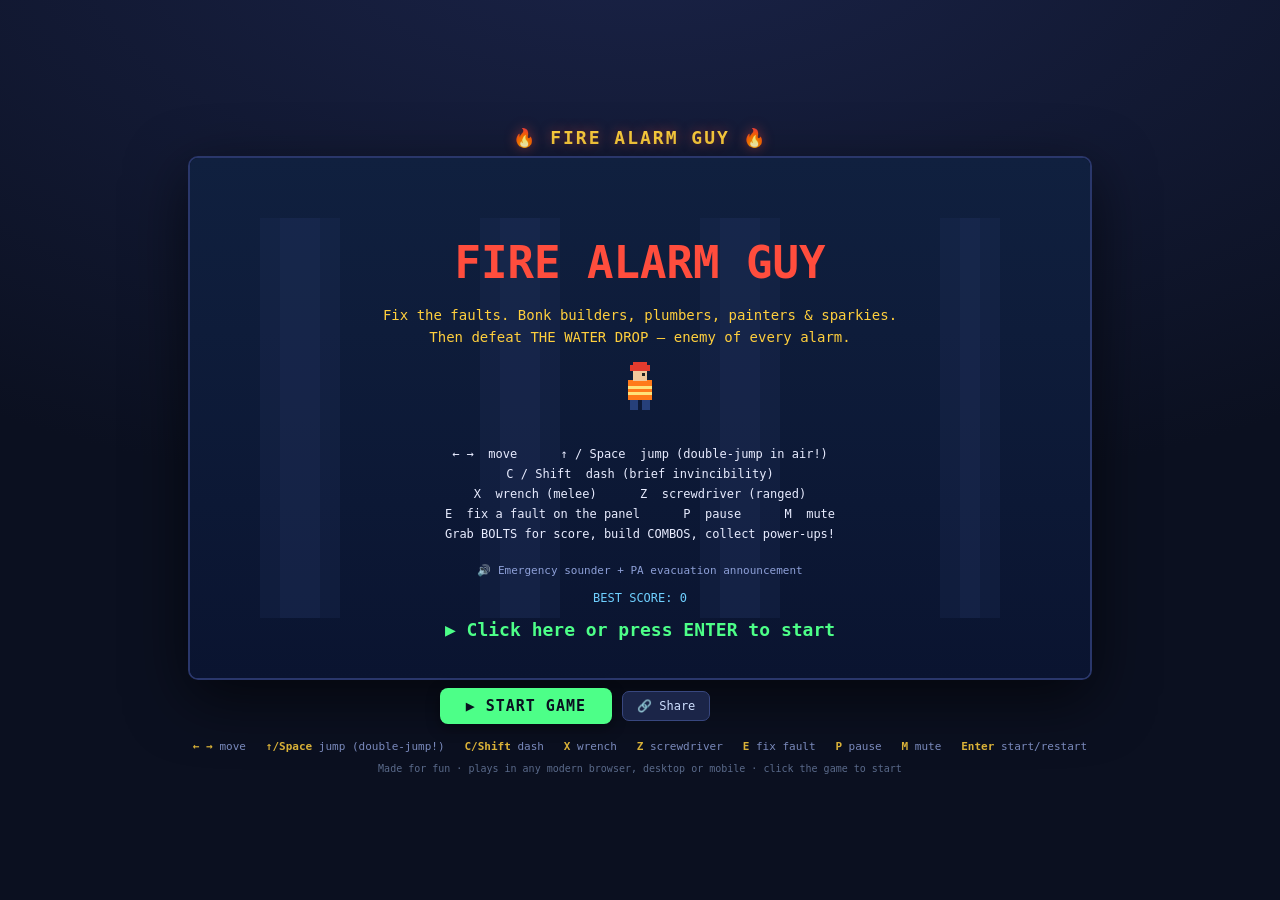
<file: index.html>
<!DOCTYPE html>
<html lang="en">
<head>
<meta charset="UTF-8">
<meta name="viewport" content="width=device-width, initial-scale=1.0, maximum-scale=1.0, user-scalable=no, viewport-fit=cover">
<meta name="apple-mobile-web-app-capable" content="yes">
<meta name="mobile-web-app-capable" content="yes">
<meta name="apple-mobile-web-app-status-bar-style" content="black-translucent">
<meta name="apple-mobile-web-app-title" content="Fire Alarm Guy">
<title>Fire Alarm Guy — a browser platformer</title>
<meta name="description" content="Play as a fire alarm engineer: fix faults, bonk builders, plumbers, painters & electricians, then defeat The Water Drop. A free browser platformer.">
<meta name="theme-color" content="#0b1020">
<!-- Rich link previews (set absolute URLs after you know your hosted address) -->
<meta property="og:type" content="website">
<meta property="og:title" content="🔥 Fire Alarm Guy">
<meta property="og:description" content="Fix the faults, fight the builders & plumbers, defeat The Water Drop. Play free in your browser.">
<meta property="og:image" content="https://dn8pmm4hyp-create.github.io/fire-alarm-guy/cover.png">
<meta name="twitter:card" content="summary_large_image">
<meta name="twitter:title" content="🔥 Fire Alarm Guy">
<meta name="twitter:description" content="A free browser platformer. Fix faults, fight enemies, beat The Water Drop.">
<meta name="twitter:image" content="https://dn8pmm4hyp-create.github.io/fire-alarm-guy/cover.png">
<link rel="icon" href="data:image/svg+xml,%3Csvg xmlns='http://www.w3.org/2000/svg' viewBox='0 0 32 32'%3E%3Crect width='32' height='32' rx='6' fill='%230b1020'/%3E%3Crect x='9' y='6' width='14' height='5' rx='2' fill='%23e23b2e'/%3E%3Crect x='8' y='12' width='16' height='12' fill='%23ff7a1a'/%3E%3Crect x='8' y='15' width='16' height='2' fill='%23ffe27a'/%3E%3Crect x='8' y='19' width='16' height='2' fill='%23ffe27a'/%3E%3C/svg%3E">
<style>
  :root { --bg:#0b1020; --ink:#e8ecff; --accent:#ff4d3d; --accent2:#ffcf3d; --good:#4dff88; }
  * { box-sizing: border-box; -webkit-tap-highlight-color: transparent; }
  html, body {
    margin:0; padding:0;
    background: radial-gradient(1200px 600px at 50% -10%, #1a2348, var(--bg));
    color: var(--ink);
    font-family: ui-monospace, "SFMono-Regular", Menlo, Consolas, monospace;
    height:100%; overflow:hidden; touch-action: none;
  }
  #wrap { display:flex; flex-direction:column; align-items:center; justify-content:center; height:100vh; gap:8px; }
  h1 { margin:0; font-size:18px; letter-spacing:2px; text-transform:uppercase;
       color:var(--accent2); text-shadow:0 0 12px rgba(255,77,61,.5); }
  #game { background:#0a0f1f; border:2px solid #2a376b; border-radius:10px;
          box-shadow:0 18px 60px rgba(0,0,0,.6), inset 0 0 60px rgba(0,0,0,.5);
          image-rendering:pixelated; max-width:96vw; max-height:74vh; touch-action:none; }
  #startBtn { font-family:inherit; font-size:15px; font-weight:bold; cursor:pointer;
    color:#0a1020; background:var(--good); border:none; border-radius:8px; padding:9px 26px;
    letter-spacing:1px; box-shadow:0 4px 14px rgba(0,0,0,.4); }
  #err { color:#ff6a5a; font-size:12px; max-width:880px; white-space:pre-wrap; }
  #hint { font-size:11px; color:#8ea0d8; opacity:.85; text-align:center; max-width:900px; }
  #hint b { color:var(--accent2); }
  #bar { display:flex; gap:10px; align-items:center; }
  #shareBtn { font-family:inherit; font-size:12px; cursor:pointer; color:#cfe0ff;
    background:#1b2548; border:1px solid #38477f; border-radius:7px; padding:7px 14px; }
  #shareBtn:hover { background:#243267; }
  #shareMsg { font-size:11px; color:var(--good); min-width:120px; }
  footer { font-size:10px; color:#5a6a8a; text-align:center; margin-top:2px; }
  footer a { color:#8ea0d8; }
  /* mobile controls */
  #touch { display:none; position:fixed; inset:0; pointer-events:none; z-index:5;
    box-sizing:border-box;
    padding:env(safe-area-inset-top) env(safe-area-inset-right) env(safe-area-inset-bottom) env(safe-area-inset-left); }
  #touch .pad { position:absolute; pointer-events:auto; user-select:none; -webkit-user-select:none;
    width:66px; height:66px; border-radius:50%; background:rgba(40,55,107,.5);
    border:2px solid rgba(160,180,255,.5); color:#e8ecff;
    display:flex; flex-direction:column; align-items:center; justify-content:center;
    line-height:1; touch-action:manipulation; }
  #touch .pad .ico { font-size:24px; }
  #touch .pad .lbl { font-size:9px; letter-spacing:.5px; margin-top:2px; opacity:.92; font-weight:bold; }
  #touch .pad.jump { width:84px; height:84px; background:rgba(77,255,136,.26);
    border-color:rgba(77,255,136,.75); color:#e6fff0; }
  #touch .pad.jump .ico { font-size:30px; }
  #touch .pad.jump .lbl { font-size:11px; }
  #touch .pad:active { background:rgba(77,255,136,.5); transform:scale(.94); }
  /* stop iOS double-tap-to-zoom on tappable UI */
  #game, #startBtn, #shareBtn, #touch .pad { touch-action:manipulation; }
  #rotate { display:none; }
  /* phones / small screens: maximize the play area, hide desktop chrome */
  @media (max-width:860px), (pointer:coarse) {
    #wrap { justify-content:flex-start; gap:4px; height:100dvh;
      padding-top:env(safe-area-inset-top); }
    h1 { font-size:13px; letter-spacing:1px; margin-top:2px; }
    #game { max-width:100vw; max-height:78dvh; width:100vw; border-radius:0; border-width:0 0 2px 0; }
    #hint, footer { display:none; }
    #err { font-size:11px; }
    #startBtn { font-size:14px; padding:8px 22px; }
    #shareBtn { font-size:12px; }
    #rotate { display:block; position:fixed; left:0; right:0; bottom:0; z-index:9;
      text-align:center; font-size:12px; color:#cfe0ff; background:rgba(8,12,26,.92);
      padding:10px 14px calc(10px + env(safe-area-inset-bottom)); }
  }
  /* in landscape on a phone, the controls + canvas are enough — drop the banner */
  @media (pointer:coarse) and (orientation:landscape) {
    #rotate { display:none !important; }
    h1, #bar, #err { display:none; }
    #game { max-height:100dvh; }
  }
</style>
</head>
<body>
<div id="wrap">
  <h1>🔥 Fire Alarm Guy 🔥</h1>
  <canvas id="game" width="900" height="520"></canvas>
  <div id="bar">
    <button id="startBtn">▶ START GAME</button>
    <button id="shareBtn">🔗 Share</button>
    <span id="shareMsg"></span>
  </div>
  <div id="err"></div>
  <div id="hint">
    <b>← →</b> move &nbsp; <b>↑/Space</b> jump (double-jump!) &nbsp; <b>C/Shift</b> dash &nbsp;
    <b>X</b> wrench &nbsp; <b>Z</b> screwdriver &nbsp; <b>E</b> fix fault &nbsp;
    <b>P</b> pause &nbsp; <b>M</b> mute &nbsp; <b>Enter</b> start/restart
  </div>
  <footer>Made for fun · plays in any modern browser, desktop or mobile · click the game to start</footer>
</div>
<div id="rotate">↻ Turn your phone sideways for a bigger view · tap to start &nbsp;🔊 flip the side switch up for sound</div>
<div id="touch">
  <div class="pad" data-k="ArrowLeft"  style="left:18px;  bottom:84px;"><span class="ico">◀</span></div>
  <div class="pad" data-k="ArrowRight" style="left:96px;  bottom:84px;"><span class="ico">▶</span></div>
  <div class="pad" data-k="KeyC"       style="left:54px;  bottom:14px;"><span class="ico">⚡</span><span class="lbl">DASH</span></div>
  <div class="pad jump" data-k="Space" style="right:16px; bottom:18px;"><span class="ico">↑</span><span class="lbl">JUMP</span></div>
  <div class="pad" data-k="KeyX"       style="right:108px; bottom:34px;"><span class="ico">🔧</span><span class="lbl">HIT</span></div>
  <div class="pad" data-k="KeyZ"       style="right:108px; bottom:122px;"><span class="ico">🪛</span><span class="lbl">THROW</span></div>
  <div class="pad" data-k="KeyE"       style="right:22px;  bottom:128px;"><span class="ico">✚</span><span class="lbl">FIX</span></div>
</div>
<script>
"use strict";
window.onerror = function(msg, src, line){
  const e = document.getElementById("err");
  if (e) e.textContent = "⚠ Error: " + msg + "  (line " + line + ")";
  return false;
};
const cv = document.getElementById("game");
const ctx = cv.getContext("2d");
const W = cv.width, H = cv.height;

/* ---------------- Input ---------------- */
const keys = {}, pressed = {};
function keyDown(code){ if (!keys[code]) pressed[code] = true; keys[code] = true; }
function keyUp(code){ keys[code] = false; }
addEventListener("keydown", e => {
  if (["ArrowLeft","ArrowRight","ArrowUp","ArrowDown"," "].includes(e.key)) e.preventDefault();
  keyDown(e.code);
});
addEventListener("keyup", e => keyUp(e.code));
function consume(code){ if (pressed[code]){ pressed[code] = false; return true; } return false; }
function consumeJump(){ return consume("ArrowUp") || consume("Space") || consume("KeyW"); }
function consumeDash(){ return consume("KeyC") || consume("ShiftLeft") || consume("ShiftRight"); }

// Stop iOS double-tap-to-zoom (which gets stuck because pinch-out is disabled).
let lastTouchEnd = 0;
document.addEventListener("touchend", e => {
  const now = Date.now();
  if (now - lastTouchEnd <= 350) e.preventDefault();
  lastTouchEnd = now;
}, { passive: false });
// Block pinch / gesture zoom entirely (Safari-specific events)
["gesturestart","gesturechange","gestureend"].forEach(ev =>
  document.addEventListener(ev, e => e.preventDefault()));
document.addEventListener("dblclick", e => e.preventDefault());

cv.setAttribute("tabindex", "0"); cv.style.outline = "none";
function gestureStart(){
  initAudio();
  if (state === "title" || state === "dead" || state === "victory") startGame();
}
cv.addEventListener("pointerdown", () => { try { cv.focus(); } catch(e){} gestureStart(); });
addEventListener("load", () => { try { cv.focus(); } catch(e){} });
const startBtn = document.getElementById("startBtn");
if (startBtn) startBtn.addEventListener("click", () => { try { cv.focus(); } catch(e){} gestureStart(); });

// Share / copy-link button
const shareBtn = document.getElementById("shareBtn"), shareMsg = document.getElementById("shareMsg");
if (shareBtn) shareBtn.addEventListener("click", async () => {
  const url = location.href, data = { title:"Fire Alarm Guy", text:"Play Fire Alarm Guy 🔥", url };
  try {
    if (navigator.share){ await navigator.share(data); }
    else if (navigator.clipboard){ await navigator.clipboard.writeText(url);
      if (shareMsg){ shareMsg.textContent = "Link copied!"; setTimeout(()=>shareMsg.textContent="", 2500); } }
    else if (shareMsg){ shareMsg.textContent = url; }
  } catch(e){ if (shareMsg && e && e.name!=="AbortError"){ shareMsg.textContent = "Copy from address bar ↑"; } }
});

// Mobile touch buttons
let IS_TOUCH = false;
(function setupTouch(){
  IS_TOUCH = ("ontouchstart" in window) || (navigator.maxTouchPoints > 0);
  if (!IS_TOUCH) return;
  const panel = document.getElementById("touch");
  panel.style.display = "block";
  panel.querySelectorAll(".pad").forEach(pad => {
    const code = pad.getAttribute("data-k");
    const on  = e => { e.preventDefault(); unlockAudio(); keyDown(code); gestureStart(); };
    const off = e => { e.preventDefault(); keyUp(code); };
    pad.addEventListener("pointerdown", on);
    pad.addEventListener("pointerup", off);
    pad.addEventListener("pointerleave", off);
    pad.addEventListener("pointercancel", off);
  });
})();

/* ---------------- Audio ---------------- */
let audioCtx=null, masterGain=null, muted=false;
let alarmOn=false, alarmNodes=null, nextSweep=0, paSpeaking=false;
let musicOn=false, musicGain=null, musicStep=0, nextNote=0;

function initAudio(){
  if (audioCtx){ if (audioCtx.state === "suspended") audioCtx.resume(); return; }
  const AC = window.AudioContext || window.webkitAudioContext;
  if (!AC) return;
  audioCtx = new AC();
  masterGain = audioCtx.createGain(); masterGain.gain.value = 0.9;
  masterGain.connect(audioCtx.destination);
}
function startAlarm(){
  if (!audioCtx || alarmOn) return;
  alarmOn = true;
  const osc = audioCtx.createOscillator(); osc.type = "sawtooth";
  const filt = audioCtx.createBiquadFilter(); filt.type="bandpass"; filt.frequency.value=1000; filt.Q.value=4;
  const gain = audioCtx.createGain(); gain.gain.value = 0.0001;
  osc.connect(filt); filt.connect(gain); gain.connect(masterGain);
  osc.start(); alarmNodes = { osc, gain }; nextSweep = audioCtx.currentTime + 0.05;
}
function stopAlarm(){
  if (!alarmOn || !alarmNodes){ alarmOn=false; return; }
  alarmOn = false;
  const { osc, gain } = alarmNodes, t = audioCtx.currentTime;
  gain.gain.cancelScheduledValues(t); gain.gain.setTargetAtTime(0.0001, t, 0.05);
  try { osc.stop(t + 0.4); } catch(e){}
  alarmNodes = null;
}
function pumpAlarm(){
  if (!alarmOn || !audioCtx || !alarmNodes) return;
  const o = alarmNodes.osc, g = alarmNodes.gain;
  const lvl = muted ? 0 : (paSpeaking ? 0.045 : 0.12);
  while (nextSweep < audioCtx.currentTime + 0.25){
    o.frequency.setValueAtTime(680, nextSweep);
    o.frequency.linearRampToValueAtTime(1180, nextSweep + 0.45);
    g.gain.setValueAtTime(0.0001, nextSweep);
    g.gain.linearRampToValueAtTime(lvl, nextSweep + 0.05);
    g.gain.setValueAtTime(lvl, nextSweep + 0.42);
    g.gain.exponentialRampToValueAtTime(0.0001, nextSweep + 0.55);
    nextSweep += 0.62;
  }
}
// Background music (subtle chiptune)
const BASS = [55, 55, 73.42, 49];           // A1 A1 D2 G1
const ARP  = [220, 277.18, 329.63, 277.18]; // A3 C#4 E4 C#4
function startMusic(){
  if (!audioCtx || musicOn) return;
  musicOn = true;
  musicGain = audioCtx.createGain(); musicGain.gain.value = 1; musicGain.connect(masterGain);
  musicStep = 0; nextNote = audioCtx.currentTime + 0.15;
}
function playNote(f, t, dur, type, vol){
  const o = audioCtx.createOscillator(), g = audioCtx.createGain();
  o.type = type; o.frequency.setValueAtTime(f, t);
  g.gain.setValueAtTime(0.0001, t);
  g.gain.linearRampToValueAtTime(vol, t + 0.02);
  g.gain.exponentialRampToValueAtTime(0.0001, t + dur);
  o.connect(g); g.connect(musicGain); o.start(t); o.stop(t + dur + 0.02);
}
function pumpMusic(){
  if (!musicOn || !audioCtx) return;
  const spb = 0.26;
  const base = muted ? 0 : (paSpeaking ? 0.012 : 0.03);
  while (nextNote < audioCtx.currentTime + 0.3){
    const t = nextNote, s = musicStep;
    if (s % 2 === 0) playNote(BASS[(s/2) % BASS.length], t, spb*1.7, "triangle", base*1.5);
    playNote(ARP[s % ARP.length], t, spb*0.85, "square", base);
    musicStep++; nextNote += spb;
  }
}
// PA evacuation announcement
let paVoice = null;
function pickVoice(){
  if (!("speechSynthesis" in window)) return;
  const vs = speechSynthesis.getVoices();
  paVoice = vs.find(v=>/en[-_]GB/i.test(v.lang)) || vs.find(v=>/en[-_]US/i.test(v.lang))
            || vs.find(v=>/^en/i.test(v.lang)) || vs[0] || null;
}
if ("speechSynthesis" in window){ pickVoice(); speechSynthesis.onvoiceschanged = pickVoice; }
// In-game PA announcements (alternate each time the PA fires)
const PA_LINES = [
  "Attention please. Due to a reported emergency, please evacuate the station immediately.",
  "Would Inspector Sands please come to the operations room immediately."
];
let paIndex = 0;
function sayPA(){
  if (muted || !("speechSynthesis" in window)) return;
  const u = new SpeechSynthesisUtterance(PA_LINES[paIndex % PA_LINES.length]);
  paIndex++;
  if (paVoice) u.voice = paVoice;
  u.rate = 0.92; u.pitch = 0.9; u.volume = 1;
  u.onstart = () => { paSpeaking = true; };
  u.onend = () => { paSpeaking = false; };
  speechSynthesis.cancel(); speechSynthesis.speak(u);
}
function blip(freq, dur, type, vol, slideTo){
  if (!audioCtx || muted) return;
  const t = audioCtx.currentTime;
  const o = audioCtx.createOscillator(), g = audioCtx.createGain();
  o.type = type || "square"; o.frequency.setValueAtTime(freq, t);
  if (slideTo) o.frequency.linearRampToValueAtTime(slideTo, t + dur);
  g.gain.setValueAtTime(0.0001, t);
  g.gain.linearRampToValueAtTime(vol || 0.07, t + 0.012);
  g.gain.exponentialRampToValueAtTime(0.0001, t + dur);
  o.connect(g); g.connect(masterGain); o.start(t); o.stop(t + dur + 0.03);
}
const sfx = {
  jump:    () => blip(420, 0.12, "square", 0.05, 660),
  djump:   () => blip(560, 0.12, "square", 0.05, 880),
  dash:    () => blip(300, 0.16, "sawtooth", 0.06, 720),
  bonk:    () => blip(190, 0.10, "square", 0.10, 90),
  bossHit: () => blip(320, 0.12, "triangle", 0.09, 170),
  hurt:    () => blip(210, 0.24, "sawtooth", 0.11, 70),
  coin:    () => { blip(880, 0.06, "square", 0.05); setTimeout(()=>blip(1320,0.10,"square",0.05),60); },
  power:   () => { [660,880,1100,1320].forEach((f,i)=>setTimeout(()=>blip(f,0.10,"triangle",0.06),i*55)); },
  shield:  () => blip(500, 0.25, "sine", 0.07, 900),
  fix:     () => { blip(660,0.09,"square",0.06); setTimeout(()=>blip(990,0.14,"square",0.06),90); },
  win:     () => { [523,659,784,1046,1318].forEach((f,i)=>setTimeout(()=>blip(f,0.20,"triangle",0.08),i*120)); },
};
function toggleMute(){
  muted = !muted;
  if (muted){ stopAlarm(); if ("speechSynthesis" in window) speechSynthesis.cancel(); }
}

/* ---- iOS / mobile audio unlock ----
   iOS Safari starts the AudioContext suspended and blocks speech until a real
   touch. We resume on the first gesture, play a silent buffer + a looping silent
   <audio> element (which keeps output routed through the media channel), and
   prime speech synthesis so the PA announcement can fire later from a timer. */
const SILENT_WAV = "[data-uri]";
let silentEl = null, audioUnlocked = false;
function unlockAudio(){
  initAudio();
  if (audioCtx && audioCtx.state === "suspended" && audioCtx.resume) audioCtx.resume();
  if (audioUnlocked) return;
  audioUnlocked = true;
  // WebAudio silent buffer (classic unlock)
  try {
    if (audioCtx && audioCtx.createBuffer){
      const b = audioCtx.createBuffer(1, 1, 22050);
      const s = audioCtx.createBufferSource(); s.buffer = b;
      s.connect(audioCtx.destination); s.start(0);
    }
  } catch(e){}
  // Looping silent <audio> keeps iOS output on the media channel
  try {
    if (!silentEl && document.createElement){
      silentEl = document.createElement("audio");
      silentEl.loop = true; silentEl.preload = "auto";
      silentEl.setAttribute("playsinline", ""); silentEl.src = SILENT_WAV;
    }
    if (silentEl){ const p = silentEl.play(); if (p && p.catch) p.catch(()=>{}); }
  } catch(e){}
  // Prime speech synthesis inside the gesture so the PA can speak from a timer later
  try {
    if ("speechSynthesis" in window){
      const u = new SpeechSynthesisUtterance(" "); u.volume = 0; speechSynthesis.speak(u);
    }
  } catch(e){}
}
addEventListener("touchend", unlockAudio, { passive: true });
addEventListener("pointerdown", unlockAudio, { passive: true });
addEventListener("keydown", unlockAudio, { passive: true });
try {
  document.addEventListener("visibilitychange", () => {
    if (!document.hidden && audioCtx && audioCtx.state === "suspended" && audioCtx.resume) audioCtx.resume();
  });
} catch(e){}

/* ---------------- Helpers ---------------- */
const clamp = (v,a,b) => v<a?a:v>b?b:v;
const rectsOverlap = (a,b) => a.x<b.x+b.w && a.x+a.w>b.x && a.y<b.y+b.h && a.y+a.h>b.y;
const rand = (a,b) => a + Math.random()*(b-a);

/* ---------------- State ---------------- */
const GRAV=0.6, MOVE=0.9, FRICTION=0.8, MAXVX=5.2, JUMP=12.5;
let state="title", levelIndex=0, camX=0, shake=0, flash=0;
let particles=[], projectiles=[], floaters=[];
let messageTimer=0, messageText="", paTimer=0;
let score=0, combo=0, comboTimer=0, telegraph=0;
let best = 0;
try { best = Number(localStorage.getItem("fag_best")) || 0; } catch(e){}

const player = {
  x:60, y:0, w:30, h:42, vx:0, vy:0, onGround:false, face:1,
  hp:5, maxHp:5, invuln:0, swing:0, throwCD:0, alive:true,
  jumpsLeft:2, maxJumps:2, coyote:0, jumpBuf:0,
  dashCD:0, dashTime:0, dashDir:1,
  shieldTimer:0, rapidTimer:0, slowTimer:0
};

/* ---------------- Levels ---------------- */
function makeLevel(i){
  const L = { platforms:[], faults:[], enemies:[], pickups:[], door:null, theme:i, width:2600, boss:null };
  const ground = (x,w) => L.platforms.push({x, y:H-40, w, h:40});
  const plat = (x,y,w) => L.platforms.push({x, y, w, h:18});
  const bolt = (x,y) => L.pickups.push({type:"bolt", x, y, w:16, h:16, got:false, bob:rand(0,6.28)});
  const boltLine = (x,y,n,dx) => { for(let k=0;k<n;k++) bolt(x+k*dx, y); };
  const item = (type,x,y) => L.pickups.push({type, x, y, w:22, h:22, got:false, bob:rand(0,6.28)});

  if (i === 0){
    L.width = 2400;
    ground(0, 900); ground(1000, 1500);
    plat(360,380,140); plat(620,300,140); plat(900,360,120);
    plat(1300,360,160); plat(1620,300,150); plat(1950,360,150);
    L.faults.push({x:410,y:338,fixed:false});
    L.faults.push({x:1690,y:258,fixed:false});
    L.enemies.push(mkEnemy("builder",700,300,640,740));
    L.enemies.push(mkEnemy("builder",1380,H-82,1320,1640));
    L.enemies.push(mkEnemy("builder",2050,H-82,1980,2260));
    L.enemies.push(mkEnemy("electrician",660,258,640,740));
    boltLine(360,330,4,34); boltLine(1300,330,4,36);
    item("health",930,322);
    L.door = {x:2300,y:H-120,w:50,h:80};
  } else if (i === 1){
    L.width = 2800;
    ground(0,700); ground(820,600); ground(1520,1280);
    plat(300,380,120); plat(520,300,110); plat(740,360,130);
    plat(1000,320,140); plat(1260,250,140); plat(1560,330,150);
    plat(1880,280,140); plat(2180,350,150); plat(2460,300,140);
    L.faults.push({x:560,y:258,fixed:false});
    L.faults.push({x:1300,y:208,fixed:false});
    L.faults.push({x:2500,y:258,fixed:false});
    L.enemies.push(mkEnemy("plumber",880,H-84,830,1380));
    L.enemies.push(mkEnemy("builder",1640,H-82,1560,1900));
    L.enemies.push(mkEnemy("painter",2080,H-82,1960,2400));
    L.enemies.push(mkEnemy("electrician",1300,208,1260,1400));
    L.enemies.push(mkEnemy("plumber",2560,H-82,2480,2760));
    boltLine(1000,288,4,36); boltLine(1880,248,4,36); boltLine(300,348,3,40);
    item("shield",1270,218); item("rapid",740,328); item("health",2180,318);
    L.door = {x:2720,y:H-120,w:50,h:80};
  } else {
    L.width = 1500;
    ground(0,1500);
    plat(200,360,160); plat(1140,360,160); plat(620,280,260);
    L.faults.push({x:690,y:238,fixed:false});
    item("health",250,322); item("rapid",1190,322);
    L.boss = mkBoss(1100,H-180);
    L.door = null;
  }
  return L;
}
function mkEnemy(kind,x,y,minX,maxX){
  const sp = {builder:1.0, plumber:1.4, painter:1.1, electrician:0.6}[kind] || 1.0;
  return { kind, x, y, w:34, h:44, vx:-sp, minX, maxX,
           hp: kind==="electrician"?3:2, hurt:0, dead:false,
           throwCD: rand(60,150), alive:true };
}
function mkBoss(x,y){
  return { x, y, w:96, h:120, vx:-1.6, vy:0, hp:36, maxHp:36, hurt:0,
           splashCD:90, jumpCD:120, tideCD:260, onGround:false, dead:false, alive:true };
}

let level=null;
function loadLevel(i){
  level = makeLevel(i);
  player.x=60; player.y=H-120; player.vx=0; player.vy=0;
  player.hp = clamp(player.hp+1,1,player.maxHp);
  player.shieldTimer=0; player.rapidTimer=0; player.slowTimer=0; player.dashTime=0;
  camX=0; projectiles=[]; particles=[]; floaters=[]; telegraph=0;
  showMessage(i===2 ? "FINAL FLOOR — The Water Drop awaits!"
                    : "Floor "+(i+1)+": Fix every fault, reach the exit!");
  paTimer = 70;
}
function startGame(){
  initAudio(); startMusic();
  levelIndex=0; score=0; combo=0; comboTimer=0;
  player.hp=player.maxHp; player.alive=true; player.maxJumps=2;
  loadLevel(0); state="play";
}

/* ---------------- FX ---------------- */
function burst(x,y,color,n,spd){
  for (let k=0;k<n;k++){
    const a=rand(0,6.28), s=rand(1,spd);
    particles.push({x,y,vx:Math.cos(a)*s,vy:Math.sin(a)*s-1,life:rand(18,34),color,r:rand(2,4)});
  }
}
function showMessage(t){ messageText=t; messageTimer=150; }
function floater(x,y,text,color){ floaters.push({x,y,text,color,life:60}); }
function addScore(n,x,y,label){
  score += n;
  if (x!==undefined) floater(x,y, (label||("+"+n)), "#ffcf3d");
}
function bumpCombo(){ combo++; comboTimer=110; }
function comboMult(){ return 1 + Math.floor(combo/3); }

/* ---------------- Player ---------------- */
function updatePlayer(){
  if (!player.alive) return;
  const maxv = player.slowTimer>0 ? 2.7 : MAXVX;

  if (player.dashTime>0){
    player.vx = player.dashDir*9;
    player.dashTime--;
    if ((player.dashTime%2)===0) afterimage();
  } else {
    if (keys["ArrowLeft"]){ player.vx -= MOVE; player.face=-1; }
    if (keys["ArrowRight"]){ player.vx += MOVE; player.face=1; }
    if (!keys["ArrowLeft"] && !keys["ArrowRight"]) player.vx *= FRICTION;
    player.vx = clamp(player.vx, -maxv, maxv);
  }

  // jump (coyote + buffer + double jump)
  if (player.coyote>0) player.coyote--;
  if (consumeJump()) player.jumpBuf = 8;
  if (player.jumpBuf>0){
    if (player.onGround || player.coyote>0){
      doJump(JUMP); player.jumpsLeft = player.maxJumps-1; player.jumpBuf=0; player.coyote=0; sfx.jump();
    } else if (player.jumpsLeft>0){
      doJump(JUMP*0.92); player.jumpsLeft--; player.jumpBuf=0; sfx.djump();
      burst(player.x+player.w/2, player.y+player.h, "#9fd0ff", 8, 4);
    }
  }
  if (player.jumpBuf>0) player.jumpBuf--;

  // dash
  if (player.dashCD>0) player.dashCD--;
  if (consumeDash() && player.dashCD<=0 && player.dashTime<=0){
    player.dashTime=10; player.dashCD=42; player.dashDir=player.face;
    player.invuln=Math.max(player.invuln,12); sfx.dash();
  }

  // horizontal collide
  player.x += player.vx;
  for (const p of level.platforms){
    if (rectsOverlap(player,p)){
      if (player.vx>0) player.x=p.x-player.w; else if (player.vx<0) player.x=p.x+p.w;
      player.vx=0; player.dashTime=0;
    }
  }
  // vertical collide
  player.vy += GRAV; player.y += player.vy; player.onGround=false;
  for (const p of level.platforms){
    if (rectsOverlap(player,p)){
      if (player.vy>0){ player.y=p.y-player.h; player.onGround=true; }
      else if (player.vy<0){ player.y=p.y+p.h; }
      player.vy=0;
    }
  }
  if (player.onGround){ player.coyote=8; player.jumpsLeft=player.maxJumps; }
  player.x = clamp(player.x, 0, level.width-player.w);
  if (player.y > H+200) damagePlayer(99);

  // timers
  if (player.swing>0) player.swing--;
  if (player.throwCD>0) player.throwCD--;
  if (player.invuln>0) player.invuln--;
  if (player.shieldTimer>0) player.shieldTimer--;
  if (player.rapidTimer>0) player.rapidTimer--;
  if (player.slowTimer>0) player.slowTimer--;

  // wrench
  if (consume("KeyX") && player.swing<=0){
    player.swing=16;
    const hb = { x: player.face>0? player.x+player.w : player.x-30, y:player.y+4, w:34, h:player.h-6 };
    for (const e of level.enemies) if (!e.dead && rectsOverlap(hb,e)) hitEnemy(e,1,player.face*6);
    if (level.boss && !level.boss.dead && rectsOverlap(hb, level.boss)) hitBoss(level.boss,1,player.face*4);
    burst(hb.x+hb.w/2, hb.y+hb.h/2, "#ffcf3d", 5, 4);
  }
  // screwdriver (rapid = 3-way spread + faster)
  const fireCD = player.rapidTimer>0 ? 9 : 26;
  if (consume("KeyZ") && player.throwCD<=0){
    player.throwCD = fireCD;
    const spreads = player.rapidTimer>0 ? [-1.6,0,1.6] : [0];
    for (const dy of spreads){
      projectiles.push({kind:"screw", x:player.x+player.w/2, y:player.y+player.h/2,
        vx:player.face*8.5, vy:-1.2+dy*0.5, w:14, h:6, from:"player", life:90, spin:0});
    }
  }
  // fix faults
  if (consume("KeyE")){
    for (const f of level.faults){
      if (!f.fixed){
        const fb={x:f.x-10,y:f.y-10,w:54,h:54};
        if (rectsOverlap(player,fb)){
          f.fixed=true; sfx.fix();
          burst(f.x+18,f.y+18,"#4dff88",18,5);
          addScore(200, f.x+8, f.y-6, "FIXED +200");
          if (levelIndex===2){ player.hp=clamp(player.hp+2,0,player.maxHp); floater(player.x,player.y-10,"+2 HP","#4dff88"); }
        }
      }
    }
  }
  // pickups
  for (const pk of level.pickups){
    if (pk.got) continue;
    if (rectsOverlap(player, pk)){ pk.got=true; collectPickup(pk); }
  }
}
function doJump(power){ player.vy=-power; player.onGround=false;
  burst(player.x+player.w/2, player.y+player.h, "#9fb3ff", 6, 3); }
function afterimage(){
  particles.push({x:player.x+player.w/2, y:player.y+player.h/2, vx:0, vy:0, life:12, color:"#6fd0ff", r:6});
}
function collectPickup(pk){
  if (pk.type==="bolt"){ addScore(25, pk.x, pk.y-4, "+25"); bumpCombo(); sfx.coin();
    burst(pk.x+8,pk.y+8,"#ffcf3d",8,4); return; }
  sfx.power(); burst(pk.x+10,pk.y+10,"#4dff88",16,5);
  if (pk.type==="health"){ player.hp=clamp(player.hp+2,0,player.maxHp); floater(pk.x,pk.y-6,"+2 HP","#ff6a8a"); }
  else if (pk.type==="shield"){ player.shieldTimer=480; sfx.shield(); floater(pk.x,pk.y-6,"SHIELD!","#6fd0ff"); }
  else if (pk.type==="rapid"){ player.rapidTimer=480; floater(pk.x,pk.y-6,"RAPID FIRE!","#ffcf3d"); }
}
function damagePlayer(d){
  if (player.invuln>0 || !player.alive) return;
  if (player.shieldTimer>0){
    player.shieldTimer=0; player.invuln=50; shake=8;
    burst(player.x+player.w/2,player.y+player.h/2,"#6fd0ff",20,6);
    floater(player.x,player.y-10,"BLOCKED!","#6fd0ff"); sfx.shield(); return;
  }
  player.hp-=d; player.invuln=70; shake=10; flash=12; combo=0;
  sfx.hurt(); burst(player.x+player.w/2,player.y+player.h/2,"#ff4d3d",14,5);
  if (player.hp<=0){
    player.hp=0; player.alive=false; state="dead";
    stopAlarm(); if ("speechSynthesis" in window) speechSynthesis.cancel();
    saveBest();
  }
}
function applySlow(){ player.slowTimer=120; floater(player.x,player.y-10,"SLOWED","#c89bff"); }

function hitEnemy(e,dmg,kick){
  e.hp-=dmg; e.hurt=10; e.vx=kick*0.6; sfx.bonk();
  burst(e.x+e.w/2,e.y+e.h/2,"#ffd27a",8,4);
  if (e.hp<=0){
    e.dead=true; bumpCombo();
    const pts = 100*comboMult();
    addScore(pts, e.x, e.y-6, "+"+pts + (comboMult()>1?(" x"+comboMult()):""));
    burst(e.x+e.w/2,e.y+e.h/2, e.kind==="plumber"?"#5fd0ff":"#ffae3d", 16, 5);
  }
}

/* ---------------- Enemies ---------------- */
function updateEnemies(){
  for (const e of level.enemies){
    if (e.dead) continue;
    if (e.hurt>0) e.hurt--;
    // gravity
    e.vy=(e.vy||0)+GRAV; e.y+=e.vy; e.onGround=false;
    for (const p of level.platforms){
      if (rectsOverlap(e,p)){
        if (e.vy>0){ e.y=p.y-e.h; e.onGround=true; } else if (e.vy<0){ e.y=p.y+p.h; }
        e.vy=0;
      }
    }
    // patrol
    e.x += e.vx;
    if (e.x<e.minX){ e.x=e.minX; e.vx=Math.abs(e.vx); }
    if (e.x+e.w>e.maxX){ e.x=e.maxX-e.w; e.vx=-Math.abs(e.vx); }
    for (const p of level.platforms){
      if (rectsOverlap(e,p)){ if (e.vx>0) e.x=p.x-e.w; else if (e.vx<0) e.x=p.x+p.w; e.vx*=-1; }
    }
    // ranged behaviours
    const dist = Math.abs(e.x-player.x);
    if (e.kind==="plumber"){
      if (--e.throwCD<=0 && dist<420){
        e.throwCD=rand(90,160); const dir=player.x<e.x?-1:1; e.vx=Math.abs(e.vx)*dir;
        projectiles.push({kind:"wrench", x:e.x+e.w/2,y:e.y+10, vx:dir*4.4,vy:-2.2, w:16,h:8, from:"enemy", life:140, spin:0});
      }
    } else if (e.kind==="painter"){
      if (--e.throwCD<=0 && dist<380){
        e.throwCD=rand(110,180); const dir=player.x<e.x?-1:1; e.vx=Math.abs(e.vx)*dir;
        projectiles.push({kind:"paint", x:e.x+e.w/2,y:e.y+8, vx:dir*3.4,vy:-4.2, w:14,h:14, from:"enemy", life:200, spin:0, grav:true});
      }
    } else if (e.kind==="electrician"){
      if (--e.throwCD<=0 && dist<460){
        e.throwCD=rand(70,120);
        const dx=player.x-e.x, dy=(player.y+10)-(e.y+10), m=Math.hypot(dx,dy)||1;
        projectiles.push({kind:"spark", x:e.x+e.w/2,y:e.y+12, vx:dx/m*5.2, vy:dy/m*5.2, w:12,h:12, from:"enemy", life:120, spin:0});
        burst(e.x+e.w/2,e.y+10,"#fff36b",6,4);
      }
    }
    if (rectsOverlap(player,e)) damagePlayer(1);
  }
}

/* ---------------- Boss ---------------- */
function hitBoss(b,dmg,kick){
  b.hp-=dmg; b.hurt=12; b.vx+=kick*0.2; sfx.bossHit();
  burst(b.x+b.w/2,b.y+b.h/2,"#bfe9ff",12,5);
  if (b.hp<=0){
    b.dead=true; b.alive=false; shake=24; flash=20;
    stopAlarm(); if ("speechSynthesis" in window) speechSynthesis.cancel(); sfx.win();
    burst(b.x+b.w/2,b.y+b.h/2,"#7fdcff",60,8);
    addScore(2000); saveBest(); state="victory";
  }
}
function updateBoss(){
  const b=level.boss; if (!b||b.dead) return;
  if (b.hurt>0) b.hurt--;
  const enraged = b.hp < b.maxHp/2;
  // gravity
  b.vy+=GRAV*0.9; b.y+=b.vy; b.onGround=false;
  for (const p of level.platforms){
    if (rectsOverlap(b,p)){ if (b.vy>0){ b.y=p.y-b.h; b.onGround=true; } b.vy=0; }
  }
  const dir = player.x<b.x?-1:1;
  b.x += dir*(enraged?1.2:0.8);
  b.x = clamp(b.x,0,level.width-b.w);
  // hop
  if (b.onGround && --b.jumpCD<=0){ b.vy=-11; b.jumpCD=enraged?70:110; }
  // splash drops
  if (--b.splashCD<=0){
    b.splashCD = enraged?90:150;
    const n = enraged?5:3;
    for (let k=0;k<n;k++) projectiles.push({kind:"drop", x:b.x+b.w/2,y:b.y+10,
      vx:rand(-4,4), vy:rand(-9,-5), w:12,h:16, from:"enemy", life:180, spin:0, grav:true, gmul:0.5});
    burst(b.x+b.w/2,b.y,"#7fdcff",10,5);
  }
  // tidal wave (phase 2)
  if (enraged){
    b.tideCD--;
    if (b.tideCD===60){ telegraph=60; showMessage("⚠ TIDAL WAVE INCOMING ⚠"); }
    if (b.tideCD<=0){
      b.tideCD=300; const dir2=player.x<b.x?-1:1;
      for (let k=0;k<8;k++) projectiles.push({kind:"wave", x: dir2<0? level.width : -40 - k*46,
        y:H-70-k*4, vx:dir2*-5.5, vy:0, w:34,h:30, from:"enemy", life:240, spin:0});
      shake=14;
    }
  }
  if (rectsOverlap(player,b)) damagePlayer(1);
}

/* ---------------- Projectiles ---------------- */
function updateProjectiles(){
  for (const pr of projectiles){
    pr.life--; pr.spin=(pr.spin||0)+0.4;
    if (pr.grav) pr.vy += GRAV*(pr.gmul||0.5);
    pr.x += pr.vx; pr.y += pr.vy;
    if (pr.grav || pr.kind==="wave"){
      for (const p of level.platforms){
        if (rectsOverlap(pr,p)){ if (pr.kind!=="wave"){ pr.life=0; burst(pr.x,pr.y,"#7fdcff",6,3); } }
      }
    }
    if (pr.from==="player"){
      for (const e of level.enemies) if (!e.dead && rectsOverlap(pr,e)){ hitEnemy(e,1,pr.vx); pr.life=0; }
      if (level.boss && !level.boss.dead && rectsOverlap(pr, level.boss)){ hitBoss(level.boss,1,pr.vx); pr.life=0; }
    } else {
      if (rectsOverlap(pr, player)){
        if (pr.kind==="paint" && player.invuln<=0 && player.shieldTimer<=0) applySlow();
        damagePlayer(1); if (pr.kind!=="wave") pr.life=0;
      }
    }
  }
  projectiles = projectiles.filter(p=>p.life>0 && p.x>camX-120 && p.x<camX+W+120 && p.y<H+140);
}

/* ---------------- Progress ---------------- */
function checkProgress(){
  const allFixed = level.faults.every(f=>f.fixed);
  if (levelIndex<2 && level.door && allFixed && rectsOverlap(player, level.door)){
    addScore(500); levelIndex++;
    if (levelIndex>2){ saveBest(); state="victory"; return; }
    loadLevel(levelIndex);
  }
}
function saveBest(){ if (score>best){ best=score; try{ localStorage.setItem("fag_best", String(best)); }catch(e){} } }

/* ---------------- Update ---------------- */
function update(){
  if (state!=="play") return;
  updatePlayer();
  updateEnemies();
  if (level.boss) updateBoss();
  updateProjectiles();
  checkProgress();

  // audio: emergency sounder + PA
  const anyFault = level.faults.some(f=>!f.fixed);
  const bossAlive = level.boss && !level.boss.dead;
  const emergency = player.alive && (anyFault || bossAlive);
  if (emergency && !alarmOn) startAlarm();
  if (!emergency && alarmOn) stopAlarm();
  pumpAlarm(); pumpMusic();
  if (emergency){ if (paTimer>0) paTimer--; else { sayPA(); paTimer=60*16; } }

  // camera
  const target = clamp(player.x - W/2 + player.w/2, 0, level.width - W);
  camX += (target - camX) * 0.12;

  // combo decay
  if (comboTimer>0){ comboTimer--; if (comboTimer===0) combo=0; }
  if (telegraph>0) telegraph--;

  for (const pt of particles){ pt.vy+=0.25; pt.x+=pt.vx; pt.y+=pt.vy; pt.life--; }
  particles = particles.filter(p=>p.life>0);
  for (const f of floaters){ f.y-=0.6; f.life--; }
  floaters = floaters.filter(f=>f.life>0);
  if (shake>0) shake*=0.85;
  if (flash>0) flash--;
  if (messageTimer>0) messageTimer--;
}

/* ---------------- Drawing ---------------- */
let frame=0;
function drawBackground(){
  const themes=[["#10203f","#0a1430"],["#1c1430","#0e0a22"],["#06222e","#021018"]];
  const [c1,c2]=themes[Math.min(levelIndex,2)];
  const g=ctx.createLinearGradient(0,0,0,H); g.addColorStop(0,c1); g.addColorStop(1,c2);
  ctx.fillStyle=g; ctx.fillRect(0,0,W,H);
  ctx.save(); ctx.globalAlpha=0.25;
  for (let i=0;i<14;i++){
    const x=(i*220 - camX*0.4);
    const px=((x%(W+220))+(W+220))%(W+220)-110;
    ctx.fillStyle = levelIndex===2 ? "#0a3a4a" : "#22305c";
    ctx.fillRect(px,60,40,H-120);
  }
  ctx.restore();
  if (levelIndex>=1){
    ctx.globalAlpha=0.4;
    for (let i=0;i<20;i++){
      const x=((i*137 - camX*0.6)%W+W)%W, y=((i*97+frame*2)%H);
      ctx.fillStyle="#3aa9d8"; ctx.fillRect(x,y,2,8);
    }
    ctx.globalAlpha=1;
  }
}
function drawPlatform(p){
  const x=p.x-camX; if (x>W+40||x+p.w<-40) return;
  ctx.fillStyle=levelIndex===2?"#0e4a55":"#2c3d72"; ctx.fillRect(x,p.y,p.w,p.h);
  ctx.fillStyle=levelIndex===2?"#1d6f7e":"#46599b"; ctx.fillRect(x,p.y,p.w,5);
  ctx.fillStyle="rgba(255,255,255,.15)";
  for (let rx=8;rx<p.w-6;rx+=26) ctx.fillRect(x+rx,p.y+8,3,3);
}
function drawFault(f){
  const x=f.x-camX,y=f.y; if (x>W+40||x<-60) return;
  ctx.fillStyle="#1a2240"; ctx.fillRect(x,y,36,40);
  ctx.strokeStyle="#3a4a82"; ctx.lineWidth=2; ctx.strokeRect(x+0.5,y+0.5,36,40);
  if (f.fixed){
    ctx.fillStyle="#4dff88"; ctx.fillRect(x+8,y+8,20,8);
    ctx.fillStyle="#0a1a10"; ctx.font="8px monospace"; ctx.fillText("OK",x+12,y+14);
    ctx.fillStyle="#4dff88"; ctx.beginPath(); ctx.arc(x+18,y+28,4,0,7); ctx.fill();
  } else {
    const on=(frame>>3)&1;
    ctx.fillStyle=on?"#ff4d3d":"#5a1612"; ctx.beginPath(); ctx.arc(x+18,y+14,6,0,7); ctx.fill();
    if (on){ ctx.fillStyle="rgba(255,77,61,.3)"; ctx.beginPath(); ctx.arc(x+18,y+14,12,0,7); ctx.fill(); }
    ctx.fillStyle="#ffcf3d"; ctx.font="8px monospace"; ctx.fillText("FAULT",x+4,y+34);
    const fb={x:f.x-10,y:f.y-10,w:54,h:54};
    if (rectsOverlap(player,fb)){ ctx.fillStyle="#fff"; ctx.font="bold 11px monospace"; ctx.fillText("[E] FIX",x-2,y-8); }
  }
}
function drawPickup(pk){
  if (pk.got) return;
  const bob=Math.sin(frame*0.1+pk.bob)*3, x=pk.x-camX, y=pk.y+bob;
  if (x>W+30||x<-30) return;
  if (pk.type==="bolt"){
    ctx.fillStyle="#ffcf3d"; ctx.strokeStyle="#a87b16"; ctx.lineWidth=2;
    ctx.beginPath();
    for (let s=0;s<6;s++){ const a=s/6*6.28+0.5, px=x+8+Math.cos(a)*8, py=y+8+Math.sin(a)*8;
      s? ctx.lineTo(px,py):ctx.moveTo(px,py); }
    ctx.closePath(); ctx.fill(); ctx.stroke();
    ctx.fillStyle="#a87b16"; ctx.beginPath(); ctx.arc(x+8,y+8,3,0,7); ctx.fill();
    return;
  }
  // power-ups: glowing box w/ symbol
  const col = pk.type==="health"?"#ff6a8a":pk.type==="shield"?"#6fd0ff":"#ffcf3d";
  ctx.globalAlpha=0.3; ctx.fillStyle=col; ctx.beginPath(); ctx.arc(x+11,y+11,15,0,7); ctx.fill(); ctx.globalAlpha=1;
  ctx.fillStyle="#0e1430"; ctx.fillRect(x,y,22,22);
  ctx.strokeStyle=col; ctx.lineWidth=2; ctx.strokeRect(x+1,y+1,20,20);
  ctx.fillStyle=col; ctx.font="bold 14px monospace"; ctx.textAlign="center";
  ctx.fillText(pk.type==="health"?"+":pk.type==="shield"?"◊":"»", x+11, y+16);
  ctx.textAlign="left";
}
function drawEngineer(){
  const x=player.x-camX, y=player.y, f=player.face;
  // shield ring
  if (player.shieldTimer>0){
    ctx.globalAlpha = player.shieldTimer<90 && (frame>>2)&1 ? 0.3 : 0.6;
    ctx.strokeStyle="#6fd0ff"; ctx.lineWidth=3;
    ctx.beginPath(); ctx.arc(x+player.w/2,y+player.h/2,30+Math.sin(frame*0.2)*2,0,7); ctx.stroke();
    ctx.globalAlpha=1;
  }
  ctx.save();
  if (player.invuln>0 && (frame>>2)&1) ctx.globalAlpha=0.4;
  if (player.slowTimer>0) ctx.globalAlpha*=1, ctx.filter="none";
  ctx.fillStyle="#26407a"; ctx.fillRect(x+5,y+30,8,12); ctx.fillRect(x+17,y+30,8,12);
  ctx.fillStyle = player.slowTimer>0 ? "#c89bff" : "#ff7a1a"; ctx.fillRect(x+3,y+12,24,20);
  ctx.fillStyle="#ffe27a"; ctx.fillRect(x+3,y+18,24,3); ctx.fillRect(x+3,y+24,24,3);
  ctx.fillStyle="#f1c79b"; ctx.fillRect(x+8,y+0,14,13);
  ctx.fillStyle="#e23b2e"; ctx.fillRect(x+5,y-3,20,6); ctx.fillRect(x+8,y-6,14,4);
  ctx.fillStyle="#222"; ctx.fillRect(f>0?x+17:x+10,y+5,3,3);
  if (player.swing>0){
    ctx.strokeStyle="#cfd6ff"; ctx.lineWidth=4;
    const sx=f>0?x+27:x+3, t=(16-player.swing)/16, ang=(f>0?-0.7:Math.PI+0.7)+f*t*1.6;
    ctx.beginPath(); ctx.moveTo(sx,y+18); ctx.lineTo(sx+Math.cos(ang)*26,y+18+Math.sin(ang)*26); ctx.stroke();
    ctx.fillStyle="#9aa6d8"; ctx.fillRect(sx+Math.cos(ang)*26-4,y+18+Math.sin(ang)*26-4,8,8);
  }
  ctx.restore();
}
function drawBuilder(e){ const x=e.x-camX,y=e.y; ctx.save(); if(e.hurt>0)ctx.globalAlpha=0.6;
  ctx.fillStyle="#3a3a3a"; ctx.fillRect(x+5,y+32,8,12); ctx.fillRect(x+19,y+32,8,12);
  ctx.fillStyle="#3f6dd6"; ctx.fillRect(x+4,y+14,26,20); ctx.fillStyle="#2a4fa0"; ctx.fillRect(x+4,y+26,26,8);
  ctx.fillStyle="#f1c79b"; ctx.fillRect(x+1,y+16,4,10); ctx.fillRect(x+29,y+16,4,10);
  ctx.fillStyle="#f1c79b"; ctx.fillRect(x+9,y+2,16,13);
  ctx.fillStyle="#ffcf2e"; ctx.fillRect(x+6,y-1,22,6); ctx.fillRect(x+10,y-4,14,4);
  ctx.fillStyle="#222"; ctx.fillRect(x+11,y+7,4,2); ctx.fillRect(x+19,y+7,4,2);
  ctx.fillStyle="#8a5a2b"; ctx.fillRect(e.vx<0?x-6:x+33,y+18,6,3);
  ctx.fillStyle="#777"; ctx.fillRect(e.vx<0?x-9:x+39,y+14,4,9); ctx.restore(); }
function drawPlumber(e){ const x=e.x-camX,y=e.y; ctx.save(); if(e.hurt>0)ctx.globalAlpha=0.6;
  ctx.fillStyle="#2a2a2a"; ctx.fillRect(x+5,y+32,8,12); ctx.fillRect(x+19,y+32,8,12);
  ctx.fillStyle="#2faf5a"; ctx.fillRect(x+4,y+14,26,20); ctx.fillStyle="#1f8043"; ctx.fillRect(x+4,y+26,26,8);
  ctx.fillStyle="#f1c79b"; ctx.fillRect(x+1,y+16,4,10); ctx.fillRect(x+29,y+16,4,10);
  ctx.fillStyle="#f1c79b"; ctx.fillRect(x+9,y+2,16,13);
  ctx.fillStyle="#5a6470"; ctx.fillRect(x+6,y-1,22,5); ctx.fillRect(x+6,y+3,8,2);
  ctx.fillStyle="#222"; ctx.fillRect(x+11,y+7,4,2); ctx.fillRect(x+19,y+7,4,2);
  ctx.strokeStyle="#aab"; ctx.lineWidth=3; ctx.beginPath();
  ctx.moveTo(e.vx<0?x-2:x+32,y+22); ctx.lineTo(e.vx<0?x-12:x+42,y+14); ctx.stroke(); ctx.restore(); }
function drawPainter(e){ const x=e.x-camX,y=e.y; ctx.save(); if(e.hurt>0)ctx.globalAlpha=0.6;
  ctx.fillStyle="#2a2a2a"; ctx.fillRect(x+5,y+32,8,12); ctx.fillRect(x+19,y+32,8,12);
  ctx.fillStyle="#e8e8ec"; ctx.fillRect(x+4,y+14,26,20);
  ctx.fillStyle="#d23b6a"; ctx.fillRect(x+8,y+20,5,5); ctx.fillStyle="#3b7ad2"; ctx.fillRect(x+18,y+26,6,5);
  ctx.fillStyle="#f1c79b"; ctx.fillRect(x+1,y+16,4,10); ctx.fillRect(x+29,y+16,4,10);
  ctx.fillStyle="#f1c79b"; ctx.fillRect(x+9,y+2,16,13);
  ctx.fillStyle="#fff"; ctx.fillRect(x+6,y-1,22,5);
  ctx.fillStyle="#222"; ctx.fillRect(x+11,y+7,4,2); ctx.fillRect(x+19,y+7,4,2);
  // roller
  ctx.fillStyle="#6a4a2b"; ctx.fillRect(e.vx<0?x-3:x+33,y+18,5,3);
  ctx.fillStyle="#d23b6a"; ctx.fillRect(e.vx<0?x-11:x+38,y+13,6,10); ctx.restore(); }
function drawElectrician(e){ const x=e.x-camX,y=e.y; ctx.save(); if(e.hurt>0)ctx.globalAlpha=0.6;
  ctx.fillStyle="#2a2a2a"; ctx.fillRect(x+5,y+32,8,12); ctx.fillRect(x+19,y+32,8,12);
  ctx.fillStyle="#6a3fd6"; ctx.fillRect(x+4,y+14,26,20); ctx.fillStyle="#4a2aa0"; ctx.fillRect(x+4,y+26,26,8);
  ctx.fillStyle="#ffd27a"; ctx.fillRect(x+1,y+16,4,10); ctx.fillRect(x+29,y+16,4,10); // rubber gloves
  ctx.fillStyle="#f1c79b"; ctx.fillRect(x+9,y+2,16,13);
  ctx.fillStyle="#ffffff"; ctx.fillRect(x+6,y-1,22,6); ctx.fillRect(x+10,y-4,14,4);
  ctx.fillStyle="#222"; ctx.fillRect(x+11,y+7,4,2); ctx.fillRect(x+19,y+7,4,2);
  // lightning emblem
  ctx.fillStyle="#fff36b"; ctx.font="bold 10px monospace"; ctx.fillText("⚡", x+12, y+26);
  if (((frame>>2)&1)){ ctx.strokeStyle="#fff36b"; ctx.lineWidth=2;
    ctx.beginPath(); ctx.moveTo(x+34,y+18); ctx.lineTo(x+40,y+14); ctx.lineTo(x+37,y+22); ctx.stroke(); }
  ctx.restore(); }
function drawBoss(b){
  const x=b.x-camX,y=b.y,cx=x+b.w/2;
  ctx.save(); if (b.hurt>0 && (frame>>1)&1) ctx.globalAlpha=0.7;
  const grd=ctx.createRadialGradient(cx-18,y+50,10,cx,y+60,70);
  grd.addColorStop(0,"#bff0ff"); grd.addColorStop(.5,"#49b9e8"); grd.addColorStop(1,"#1d6fa6");
  ctx.fillStyle = b.hp<b.maxHp/2 ? "#2a8fd6" : grd;
  ctx.beginPath(); ctx.moveTo(cx,y);
  ctx.bezierCurveTo(cx+b.w*0.7,y+b.h*0.45,cx+b.w*0.55,y+b.h,cx,y+b.h);
  ctx.bezierCurveTo(cx-b.w*0.55,y+b.h,cx-b.w*0.7,y+b.h*0.45,cx,y); ctx.fill();
  ctx.fillStyle="rgba(255,255,255,.5)"; ctx.beginPath(); ctx.ellipse(cx-16,y+52,8,16,-0.3,0,7); ctx.fill();
  ctx.fillStyle="#06222e"; ctx.fillRect(cx-22,y+44,12,6); ctx.fillRect(cx+10,y+44,12,6);
  ctx.fillStyle="#fff"; ctx.fillRect(cx-20,y+45,4,4); ctx.fillRect(cx+12,y+45,4,4);
  ctx.strokeStyle="#06222e"; ctx.lineWidth=3;
  ctx.beginPath(); ctx.moveTo(cx-24,y+40); ctx.lineTo(cx-10,y+44);
  ctx.moveTo(cx+24,y+40); ctx.lineTo(cx+10,y+44); ctx.stroke();
  ctx.beginPath(); ctx.arc(cx,y+78,12,Math.PI+0.4,Math.PI*2-0.4); ctx.stroke();
  ctx.restore();
  const bw=320,bx=(W-bw)/2,by=20;
  ctx.fillStyle="#0a1a22"; ctx.fillRect(bx-2,by-2,bw+4,16);
  ctx.fillStyle="#123"; ctx.fillRect(bx,by,bw,12);
  ctx.fillStyle="#49b9e8"; ctx.fillRect(bx,by,bw*(b.hp/b.maxHp),12);
  ctx.fillStyle="#bff0ff"; ctx.font="bold 11px monospace"; ctx.textAlign="center";
  ctx.fillText("THE WATER DROP" + (b.hp<b.maxHp/2?"  (ENRAGED!)":""), W/2, by+11); ctx.textAlign="left";
}
function drawProjectile(pr){
  const x=pr.x-camX,y=pr.y;
  if (pr.kind==="screw"){ ctx.save(); ctx.translate(x,y); ctx.rotate(pr.spin);
    ctx.fillStyle="#ffcf3d"; ctx.fillRect(-7,-2,9,4); ctx.fillStyle="#cdd6ff"; ctx.fillRect(2,-1,6,2); ctx.restore(); }
  else if (pr.kind==="drop"||pr.kind==="wave"){
    const s=pr.kind==="wave"?1.7:1; ctx.fillStyle="#7fdcff";
    ctx.beginPath(); ctx.moveTo(x,y-8*s); ctx.bezierCurveTo(x+7*s,y,x+5*s,y+8*s,x,y+8*s);
    ctx.bezierCurveTo(x-5*s,y+8*s,x-7*s,y,x,y-8*s); ctx.fill();
    if (pr.kind==="wave"){ ctx.fillStyle="rgba(255,255,255,.4)"; ctx.fillRect(x-4,y-2,3,3); } }
  else if (pr.kind==="wrench"){ ctx.save(); ctx.translate(x,y); ctx.rotate(pr.spin);
    ctx.strokeStyle="#aab"; ctx.lineWidth=3; ctx.beginPath(); ctx.moveTo(-8,-4); ctx.lineTo(8,4); ctx.stroke(); ctx.restore(); }
  else if (pr.kind==="paint"){ ctx.fillStyle="#d23b6a"; ctx.beginPath(); ctx.arc(x,y,7,0,7); ctx.fill();
    ctx.fillStyle="rgba(210,59,106,.4)"; ctx.beginPath(); ctx.arc(x+3,y+3,3,0,7); ctx.fill(); }
  else if (pr.kind==="spark"){ ctx.save(); ctx.translate(x,y); ctx.rotate(pr.spin);
    ctx.strokeStyle="#fff36b"; ctx.lineWidth=2; ctx.beginPath();
    ctx.moveTo(-7,0); ctx.lineTo(-2,-3); ctx.lineTo(1,2); ctx.lineTo(7,-1); ctx.stroke();
    ctx.fillStyle="#fff"; ctx.fillRect(-1,-1,2,2); ctx.restore(); }
}
function drawDoor(){
  if (!level.door) return;
  const d=level.door,x=d.x-camX,open=level.faults.every(f=>f.fixed);
  ctx.fillStyle=open?"#1c3a24":"#3a1c1c"; ctx.fillRect(x,d.y,d.w,d.h);
  ctx.strokeStyle=open?"#4dff88":"#ff6a5a"; ctx.lineWidth=3; ctx.strokeRect(x+1.5,d.y+1.5,d.w-3,d.h-3);
  ctx.fillStyle=open?"#4dff88":"#ff6a5a"; ctx.font="bold 10px monospace"; ctx.textAlign="center";
  ctx.fillText("EXIT",x+d.w/2,d.y-6); ctx.fillText(open?"OPEN":"LOCKED",x+d.w/2,d.y+d.h+14); ctx.textAlign="left";
}
function drawHUD(){
  for (let i=0;i<player.maxHp;i++){
    const x=14+i*26,y=16;
    ctx.fillStyle=i<player.hp?"#ff4d3d":"#3a2230";
    ctx.beginPath(); ctx.moveTo(x+9,y+16);
    ctx.bezierCurveTo(x+9,y+12,x,y+9,x,y+4); ctx.bezierCurveTo(x,y-2,x+9,y-2,x+9,y+4);
    ctx.bezierCurveTo(x+9,y-2,x+18,y-2,x+18,y+4); ctx.bezierCurveTo(x+18,y+9,x+9,y+12,x+9,y+16);
    ctx.fill();
  }
  // score + best + combo
  ctx.textAlign="center"; ctx.fillStyle="#ffcf3d"; ctx.font="bold 16px monospace";
  ctx.fillText("SCORE "+score, W/2, 18);
  ctx.fillStyle="#8ea0d8"; ctx.font="10px monospace";
  ctx.fillText("BEST "+best, W/2, 32);
  if (combo>0 && comboMult()>1){
    ctx.fillStyle="#4dff88"; ctx.font="bold 13px monospace";
    ctx.fillText("COMBO x"+comboMult(), W/2, 48);
  }
  ctx.textAlign="left";
  // power-up timers
  let py=44;
  if (player.shieldTimer>0){ ctx.fillStyle="#6fd0ff"; ctx.font="11px monospace";
    ctx.fillText("◊ SHIELD "+Math.ceil(player.shieldTimer/60), 14, py); py+=16; }
  if (player.rapidTimer>0){ ctx.fillStyle="#ffcf3d"; ctx.font="11px monospace";
    ctx.fillText("» RAPID "+Math.ceil(player.rapidTimer/60), 14, py); py+=16; }
  if (player.dashCD>0){ ctx.fillStyle="#6fd0ff"; ctx.globalAlpha=0.5; ctx.font="10px monospace";
    ctx.fillText("dash...", 14, py); ctx.globalAlpha=1; }
  // floor / faults
  if (levelIndex<2){
    const fixed=level.faults.filter(f=>f.fixed).length;
    ctx.fillStyle="#8ea0d8"; ctx.font="12px monospace"; ctx.textAlign="right";
    ctx.fillText(`Floor ${levelIndex+1}  Faults ${fixed}/${level.faults.length}`, W-14, 24);
    if (fixed===level.faults.length){ ctx.fillStyle="#4dff88"; ctx.fillText("→ reach the EXIT", W-14, 42); }
    ctx.textAlign="left";
  }
  // mute indicator
  ctx.fillStyle=muted?"#ff6a5a":"#5a6a8a"; ctx.font="11px monospace"; ctx.textAlign="right";
  ctx.fillText(muted?"🔇 [M]":"🔊 [M]", W-14, H-12); ctx.textAlign="left";
  // message
  if (messageTimer>0){
    ctx.globalAlpha=clamp(messageTimer/40,0,1);
    ctx.fillStyle="rgba(0,0,0,.55)"; ctx.fillRect(0,H/2-26,W,52);
    ctx.fillStyle=telegraph>0?"#7fdcff":"#ffcf3d"; ctx.font="bold 18px monospace"; ctx.textAlign="center";
    ctx.fillText(messageText,W/2,H/2+6); ctx.textAlign="left"; ctx.globalAlpha=1;
  }
}
function renderScene(){
  drawBackground();
  for (const p of level.platforms) drawPlatform(p);
  if (level.door) drawDoor();
  for (const f of level.faults) drawFault(f);
  for (const pk of level.pickups) drawPickup(pk);
  for (const e of level.enemies){ if(e.dead) continue;
    e.kind==="plumber"?drawPlumber(e): e.kind==="painter"?drawPainter(e):
    e.kind==="electrician"?drawElectrician(e):drawBuilder(e); }
  if (level.boss && !level.boss.dead) drawBoss(level.boss);
  for (const pr of projectiles) drawProjectile(pr);
  drawEngineer();
  for (const pt of particles){ ctx.globalAlpha=clamp(pt.life/30,0,1); ctx.fillStyle=pt.color;
    ctx.fillRect(pt.x-camX-pt.r/2, pt.y-pt.r/2, pt.r, pt.r); }
  ctx.globalAlpha=1;
  for (const f of floaters){ ctx.globalAlpha=clamp(f.life/40,0,1); ctx.fillStyle=f.color;
    ctx.font="bold 13px monospace"; ctx.textAlign="center"; ctx.fillText(f.text,f.x-camX,f.y); ctx.textAlign="left"; }
  ctx.globalAlpha=1;
  drawHUD();
  // telegraph flash
  if (telegraph>0){ ctx.fillStyle="rgba(127,220,255,"+(0.12*((frame>>2)&1))+")"; ctx.fillRect(0,0,W,H); }
  // damage flash
  if (flash>0){ ctx.fillStyle="rgba(255,40,40,"+(flash/40)+")"; ctx.fillRect(0,0,W,H); }
}
function drawPauseOverlay(){
  ctx.fillStyle="rgba(5,8,18,.7)"; ctx.fillRect(0,0,W,H);
  ctx.textAlign="center"; ctx.fillStyle="#ffcf3d"; ctx.font="bold 34px monospace";
  ctx.fillText("PAUSED", W/2, H/2-10);
  ctx.fillStyle="#e8ecff"; ctx.font="14px monospace";
  ctx.fillText("Press P to resume", W/2, H/2+24); ctx.textAlign="left";
}
function drawEngineerStatic(x,y){
  ctx.fillStyle="#26407a"; ctx.fillRect(x+5,y+30,8,12); ctx.fillRect(x+17,y+30,8,12);
  ctx.fillStyle="#ff7a1a"; ctx.fillRect(x+3,y+12,24,20);
  ctx.fillStyle="#ffe27a"; ctx.fillRect(x+3,y+18,24,3); ctx.fillRect(x+3,y+24,24,3);
  ctx.fillStyle="#f1c79b"; ctx.fillRect(x+8,y+0,14,13);
  ctx.fillStyle="#e23b2e"; ctx.fillRect(x+5,y-3,20,6); ctx.fillRect(x+8,y-6,14,4);
  ctx.fillStyle="#222"; ctx.fillRect(x+17,y+5,3,3);
}
function drawTitle(){
  drawBackground();
  ctx.textAlign="center";
  ctx.fillStyle="#ff4d3d"; ctx.font="bold 44px monospace"; ctx.fillText("FIRE ALARM GUY", W/2, 120);
  ctx.fillStyle="#ffcf3d"; ctx.font="14px monospace";
  ctx.fillText("Fix the faults. Bonk builders, plumbers, painters & sparkies.", W/2, 162);
  ctx.fillText("Then defeat THE WATER DROP — enemy of every alarm.", W/2, 184);
  drawEngineerStatic(W/2-15, 210);
  ctx.fillStyle="#e8ecff"; ctx.font="12px monospace";
  const lines=[
    "← →  move      ↑ / Space  jump (double-jump in air!)",
    "C / Shift  dash (brief invincibility)",
    "X  wrench (melee)      Z  screwdriver (ranged)",
    "E  fix a fault on the panel      P  pause      M  mute",
    "Grab BOLTS for score, build COMBOS, collect power-ups!",
  ];
  lines.forEach((l,i)=>ctx.fillText(l, W/2, 300+i*20));
  ctx.fillStyle="#8ea0d8"; ctx.font="11px monospace";
  ctx.fillText("🔊 Emergency sounder + PA evacuation announcement", W/2, 416);
  ctx.fillStyle="#6fd0ff"; ctx.font="12px monospace";
  ctx.fillText("BEST SCORE: "+best, W/2, 444);
  ctx.fillStyle=(frame>>4)&1?"#4dff88":"#2a6a3a"; ctx.font="bold 18px monospace";
  ctx.fillText(IS_TOUCH ? "▶ TAP TO START" : "▶ Click here or press ENTER to start", W/2, 478);
  if (IS_TOUCH){
    ctx.fillStyle="#ffcf3d"; ctx.font="10px monospace";
    ctx.fillText("iPhone: flip the side Ring/Silent switch UP & turn volume up for sound", W/2, 500);
  }
  ctx.textAlign="left";
}
function drawEndScreen(){
  drawBackground(); ctx.textAlign="center";
  if (state==="dead"){
    ctx.fillStyle="#ff4d3d"; ctx.font="bold 40px monospace"; ctx.fillText("SYSTEM DOWN", W/2, H/2-40);
    ctx.fillStyle="#e8ecff"; ctx.font="15px monospace"; ctx.fillText("The faults won this round...", W/2, H/2-6);
  } else {
    ctx.fillStyle="#4dff88"; ctx.font="bold 34px monospace"; ctx.fillText("THE WATER DROP EVAPORATES!", W/2, H/2-46);
    ctx.fillStyle="#ffcf3d"; ctx.font="15px monospace";
    ctx.fillText("Every alarm in the building is online. You are the hero of fire safety. 🔥", W/2, H/2-14);
  }
  ctx.fillStyle="#ffcf3d"; ctx.font="bold 22px monospace"; ctx.fillText("SCORE  "+score, W/2, H/2+24);
  ctx.fillStyle="#6fd0ff"; ctx.font="14px monospace";
  ctx.fillText((score>=best?"★ NEW BEST! ":"Best: ")+best, W/2, H/2+48);
  ctx.fillStyle=(frame>>4)&1?"#fff":"#888"; ctx.font="bold 16px monospace";
  ctx.fillText("Press ENTER or click to play again", W/2, H/2+86); ctx.textAlign="left";
}

/* ---------------- Render ---------------- */
function render(){
  ctx.setTransform(1,0,0,1,0,0);
  if (shake>0.5 && (state==="play"||state==="paused")) ctx.setTransform(1,0,0,1,rand(-shake,shake),rand(-shake,shake));
  if (state==="title"){ drawTitle(); return; }
  if (state==="dead"||state==="victory"){ drawEndScreen(); return; }
  renderScene();
  if (state==="paused") drawPauseOverlay();
}

/* ---------------- Loop ---------------- */
function loop(){
  frame++;
  // keep audio alive on mobile (iOS can suspend the context after interruptions)
  if (state==="play" && audioCtx && audioCtx.state==="suspended" && audioCtx.resume) audioCtx.resume();
  if (consume("KeyM")) toggleMute();
  if (consume("KeyP")){
    if (state==="play"){ state="paused"; if (audioCtx) audioCtx.suspend && audioCtx.suspend(); }
    else if (state==="paused"){ state="play"; if (audioCtx) audioCtx.resume && audioCtx.resume(); }
  }
  if ((state==="title"||state==="dead"||state==="victory") && consume("Enter")) startGame();
  update();
  render();
  requestAnimationFrame(loop);
}
loop();
</script>
</body>
</html>
</file>
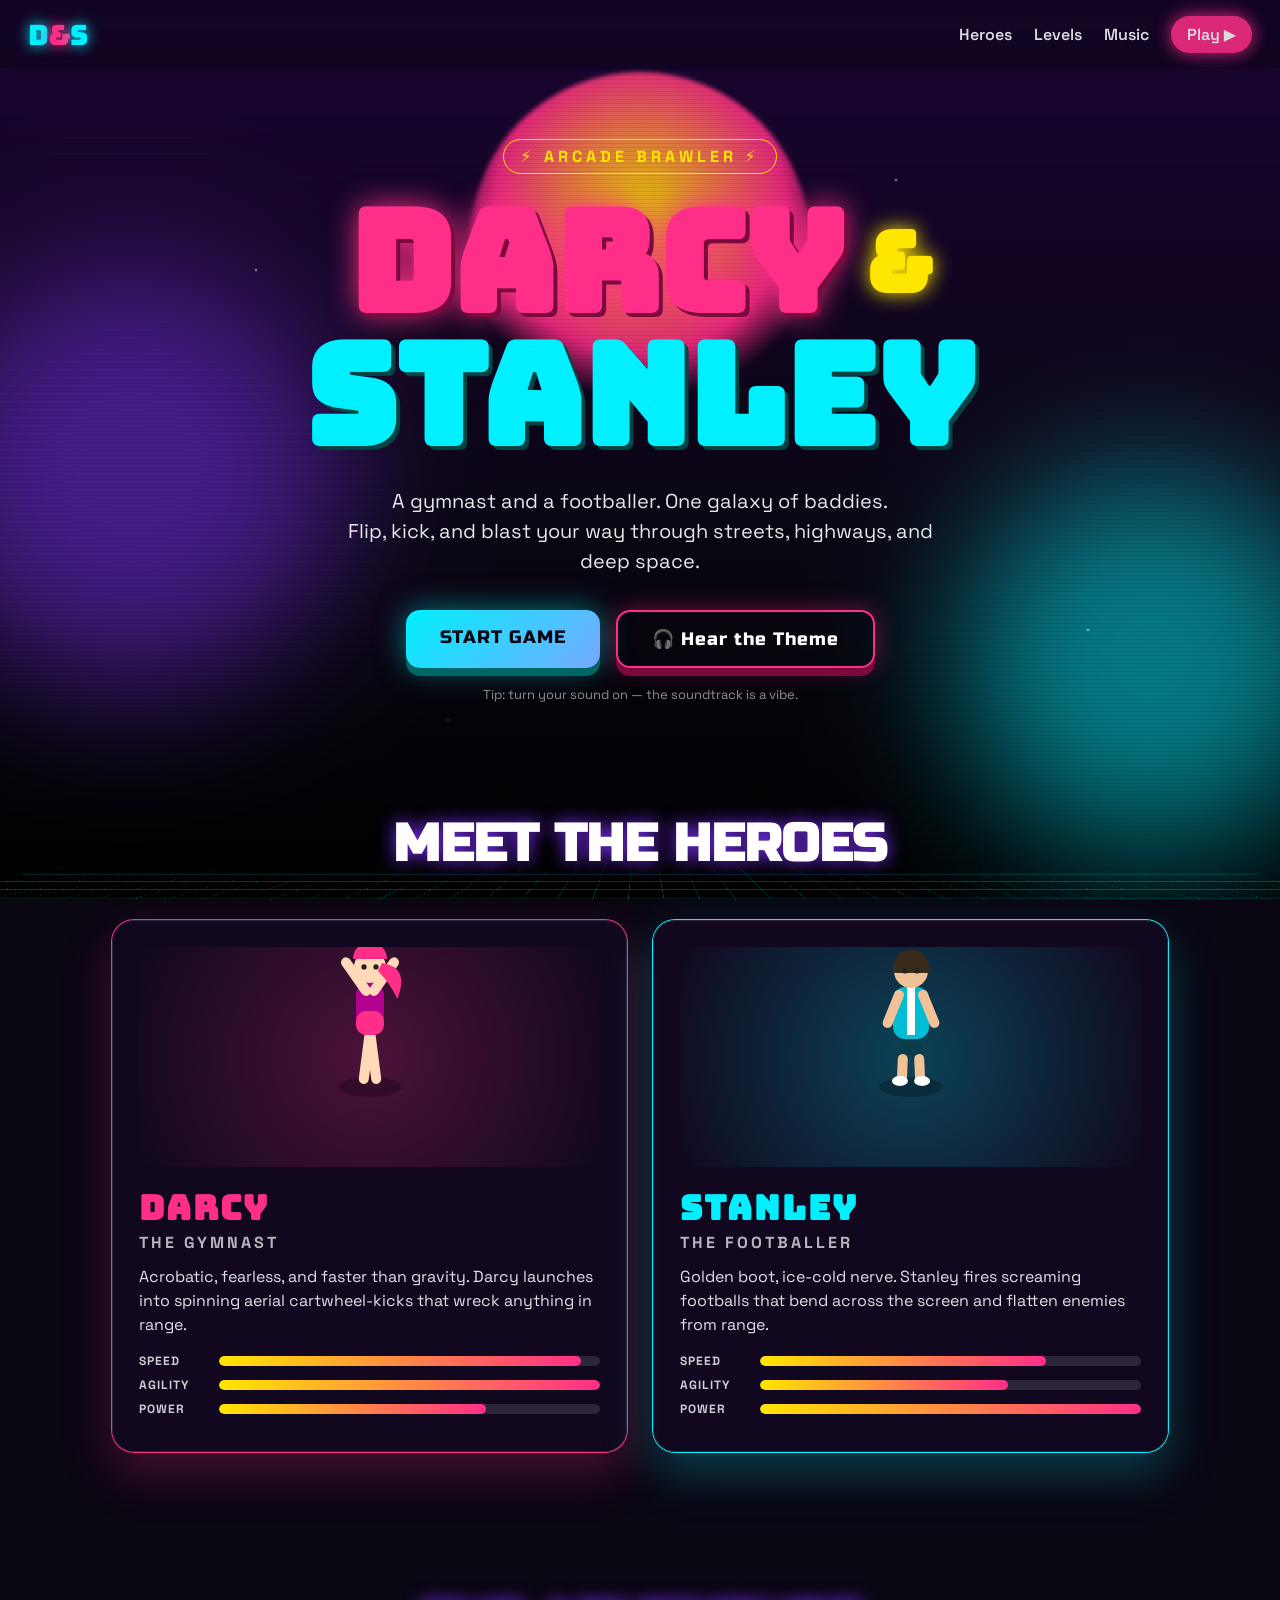
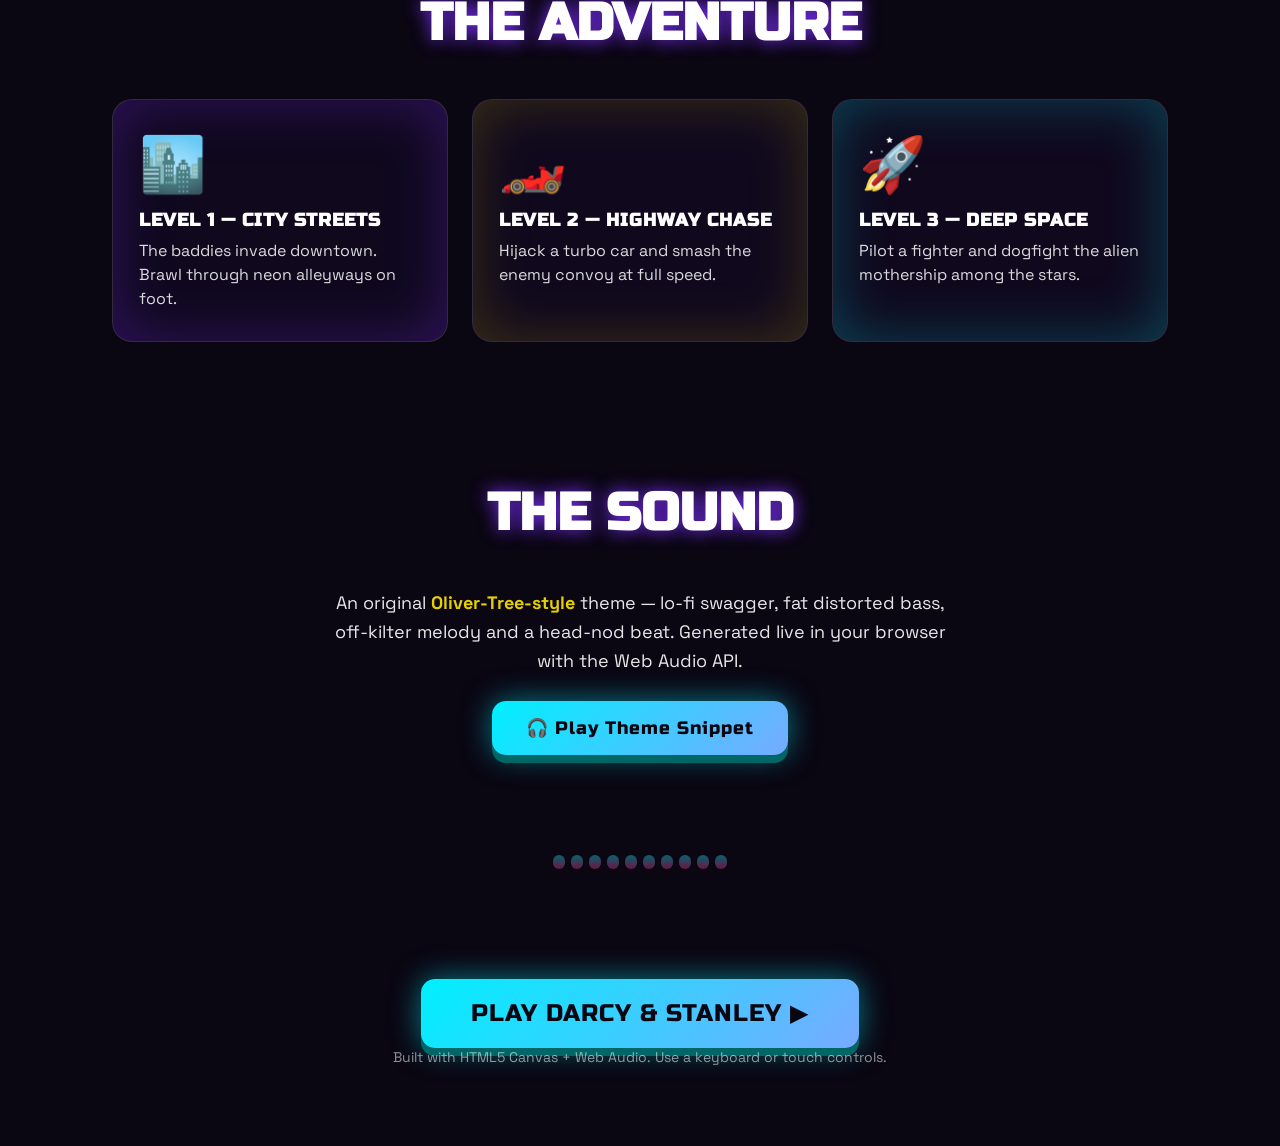
<file: darcy-and-stanley/index.html>
<!DOCTYPE html>
<html lang="en">
<head>
<meta charset="UTF-8" />
<meta name="viewport" content="width=device-width, initial-scale=1.0, maximum-scale=1.0, user-scalable=no, viewport-fit=cover" />
<meta name="mobile-web-app-capable" content="yes" />
<meta name="apple-mobile-web-app-capable" content="yes" />
<meta name="apple-mobile-web-app-status-bar-style" content="black-translucent" />
<meta name="theme-color" content="#0a0612" />
<meta name="description" content="Darcy & Stanley — a neon arcade brawler. A gymnast and a footballer fight baddies across city streets, a highway car chase, and deep space." />
<title>DARCY &amp; STANLEY — Flip. Kick. Survive.</title>
<link rel="preconnect" href="https://fonts.googleapis.com" />
<link rel="preconnect" href="https://fonts.gstatic.com" crossorigin />
<link href="https://fonts.googleapis.com/css2?family=Bungee&family=Russo+One&family=Space+Grotesk:wght@400;600;700&display=swap" rel="stylesheet" />
<link rel="stylesheet" href="css/landing.css" />
</head>
<body>
  <!-- animated background -->
  <div class="bg">
    <div class="grid"></div>
    <div class="sun"></div>
    <div class="stars"></div>
    <div class="blob blob-a"></div>
    <div class="blob blob-b"></div>
    <div class="scan"></div>
  </div>

  <nav class="topbar">
    <div class="logo">D<span>&amp;</span>S</div>
    <div class="nav-links">
      <a href="#characters">Heroes</a>
      <a href="#levels">Levels</a>
      <a href="#music">Music</a>
      <a class="btn-mini" href="game.html">Play ▶</a>
    </div>
  </nav>

  <header class="hero">
    <div class="hero-tag">⚡ ARCADE BRAWLER ⚡</div>
    <h1 class="title">
      <span class="word word-d">DARCY</span>
      <span class="amp">&amp;</span>
      <span class="word word-s">STANLEY</span>
    </h1>
    <p class="subtitle">A gymnast and a footballer. One galaxy of baddies.<br/>Flip, kick, and blast your way through streets, highways, and deep space.</p>
    <div class="cta-row">
      <a href="game.html" class="cta">START GAME</a>
      <button id="previewMusic" class="cta cta-ghost">🎧 Hear the Theme</button>
    </div>
    <div class="hint">Tip: turn your sound on — the soundtrack is a vibe.</div>
  </header>

  <section id="characters" class="section">
    <h2 class="section-title">MEET THE HEROES</h2>
    <div class="cards">
      <article class="card card-darcy">
        <div class="card-art" id="art-darcy"></div>
        <h3>DARCY</h3>
        <div class="role">THE GYMNAST</div>
        <p>Acrobatic, fearless, and faster than gravity. Darcy launches into spinning aerial cartwheel-kicks that wreck anything in range.</p>
        <ul class="stats">
          <li><span>SPEED</span><i style="--v:95%"></i></li>
          <li><span>AGILITY</span><i style="--v:100%"></i></li>
          <li><span>POWER</span><i style="--v:70%"></i></li>
        </ul>
      </article>
      <article class="card card-stanley">
        <div class="card-art" id="art-stanley"></div>
        <h3>STANLEY</h3>
        <div class="role">THE FOOTBALLER</div>
        <p>Golden boot, ice-cold nerve. Stanley fires screaming footballs that bend across the screen and flatten enemies from range.</p>
        <ul class="stats">
          <li><span>SPEED</span><i style="--v:75%"></i></li>
          <li><span>AGILITY</span><i style="--v:65%"></i></li>
          <li><span>POWER</span><i style="--v:100%"></i></li>
        </ul>
      </article>
    </div>
  </section>

  <section id="levels" class="section">
    <h2 class="section-title">THE ADVENTURE</h2>
    <div class="levels">
      <div class="level lv1">
        <div class="lv-emoji">🏙️</div>
        <h4>LEVEL 1 — CITY STREETS</h4>
        <p>The baddies invade downtown. Brawl through neon alleyways on foot.</p>
      </div>
      <div class="level lv2">
        <div class="lv-emoji">🏎️</div>
        <h4>LEVEL 2 — HIGHWAY CHASE</h4>
        <p>Hijack a turbo car and smash the enemy convoy at full speed.</p>
      </div>
      <div class="level lv3">
        <div class="lv-emoji">🚀</div>
        <h4>LEVEL 3 — DEEP SPACE</h4>
        <p>Pilot a fighter and dogfight the alien mothership among the stars.</p>
      </div>
    </div>
  </section>

  <section id="music" class="section music-sec">
    <h2 class="section-title">THE SOUND</h2>
    <p class="music-copy">An original <strong>Oliver-Tree-style</strong> theme — lo-fi swagger, fat distorted bass, off-kilter melody and a head-nod beat. Generated live in your browser with the Web Audio API.</p>
    <button id="previewMusic2" class="cta">🎧 Play Theme Snippet</button>
    <div class="eq" id="eq">
      <span></span><span></span><span></span><span></span><span></span><span></span><span></span><span></span><span></span><span></span>
    </div>
  </section>

  <footer class="foot">
    <a href="game.html" class="cta cta-big">PLAY DARCY &amp; STANLEY ▶</a>
    <p>Built with HTML5 Canvas + Web Audio. Use a keyboard or touch controls.</p>
  </footer>

  <script src="js/music.js"></script>
  <script>
    // Landing-page mini character art (canvas) + music preview
    function drawHero(id, kind){
      const wrap = document.getElementById(id);
      const c = document.createElement('canvas');
      c.width = 220; c.height = 220; c.className='hero-canvas';
      wrap.appendChild(c);
      const x = c.getContext('2d');
      let t = 0;
      (function loop(){
        x.clearRect(0,0,220,220);
        const bob = Math.sin(t/20)*6;
        if (window.DSChars) window.DSChars.draw(x, 110, 130+bob, kind, t, 2.0);
        t++; requestAnimationFrame(loop);
      })();
    }
    window.addEventListener('load', ()=>{
      if (window.DSChars){ drawHero('art-darcy','darcy'); drawHero('art-stanley','stanley'); }
    });

    let previewing = false;
    function togglePreview(){
      const eq = document.getElementById('eq');
      if (!previewing){
        DSMusic.start();
        previewing = true;
        eq.classList.add('on');
        document.querySelectorAll('#previewMusic,#previewMusic2').forEach(b=>b.textContent='⏸ Stop Theme');
      } else {
        DSMusic.stop();
        previewing = false;
        eq.classList.remove('on');
        document.getElementById('previewMusic').textContent='🎧 Hear the Theme';
        document.getElementById('previewMusic2').textContent='🎧 Play Theme Snippet';
      }
    }
    document.getElementById('previewMusic').addEventListener('click', togglePreview);
    document.getElementById('previewMusic2').addEventListener('click', togglePreview);
  </script>
  <script src="js/chars.js"></script>
</body>
</html>
</file>
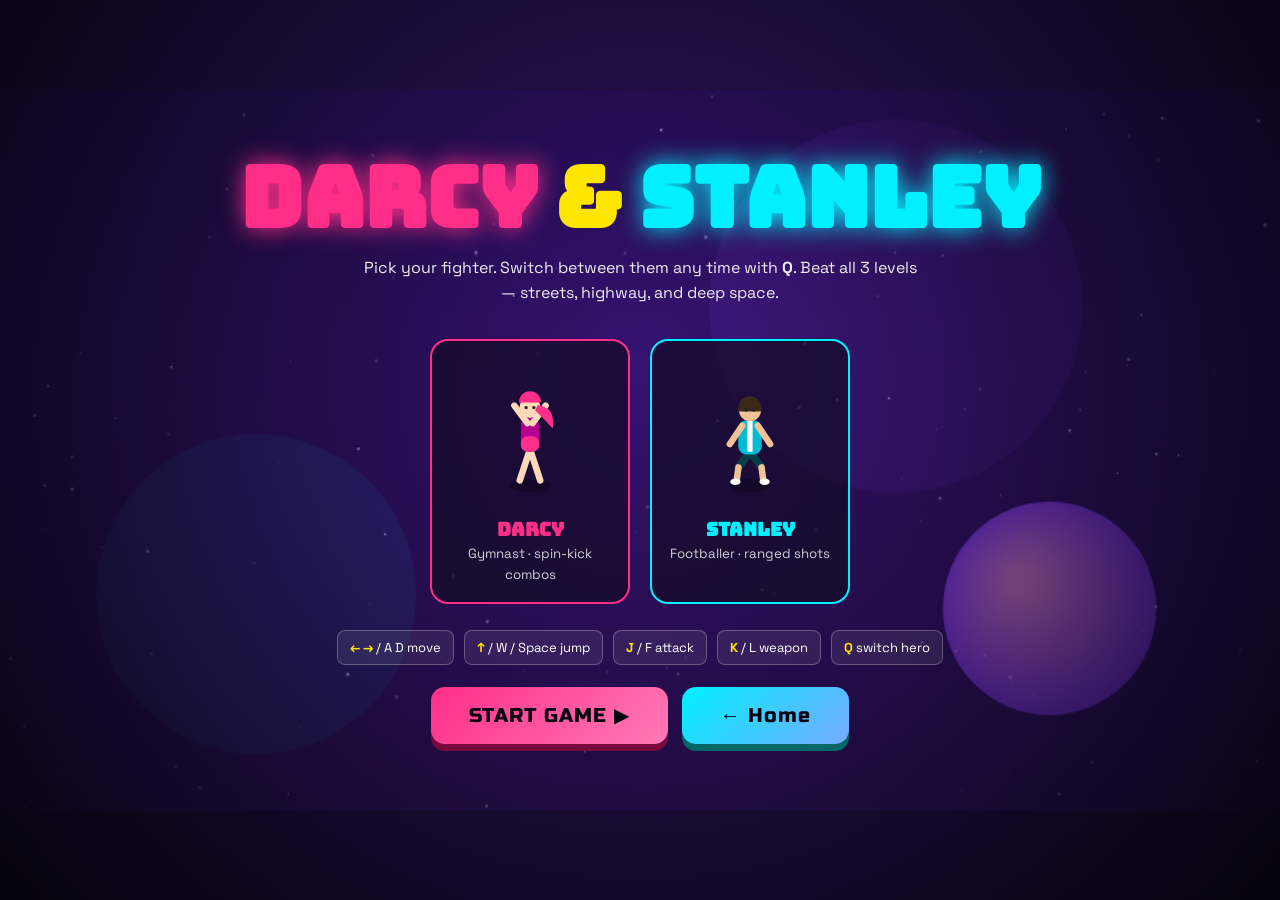
<file: darcy-and-stanley/game.html>
<!DOCTYPE html>
<html lang="en">
<head>
<meta charset="UTF-8" />
<meta name="viewport" content="width=device-width, initial-scale=1.0, maximum-scale=1.0, user-scalable=no, viewport-fit=cover" />
<meta name="mobile-web-app-capable" content="yes" />
<meta name="apple-mobile-web-app-capable" content="yes" />
<meta name="apple-mobile-web-app-status-bar-style" content="black-translucent" />
<meta name="theme-color" content="#05030c" />
<title>Darcy &amp; Stanley — Play</title>
<link href="https://fonts.googleapis.com/css2?family=Bungee&family=Russo+One&family=Space+Grotesk:wght@600;700&display=swap" rel="stylesheet" />
<style>
  *{box-sizing:border-box;margin:0;padding:0;-webkit-tap-highlight-color:transparent}
  html,body{height:100%;background:#05030c;font-family:'Space Grotesk',sans-serif;color:#fff;overflow:hidden;touch-action:none;user-select:none;-webkit-user-select:none}
  #stage{position:fixed;inset:0;display:flex;align-items:center;justify-content:center}
  #game{background:#05030c;image-rendering:auto;width:100%;height:100%;object-fit:contain;display:block}
  /* HUD */
  #hud{position:fixed;top:0;left:0;right:0;display:flex;justify-content:space-between;align-items:flex-start;padding:12px 16px;pointer-events:none;z-index:5;font-family:'Russo One',sans-serif}
  .hud-left,.hud-right{display:flex;flex-direction:column;gap:6px}
  .hud-right{align-items:flex-end}
  .badge{background:rgba(0,0,0,.4);border:1px solid rgba(255,255,255,.2);padding:5px 12px;border-radius:20px;font-size:13px;letter-spacing:1px;backdrop-filter:blur(4px)}
  .hpbar{width:170px;height:16px;border-radius:10px;background:rgba(255,255,255,.12);overflow:hidden;border:1px solid rgba(255,255,255,.25)}
  .hpfill{height:100%;width:100%;background:linear-gradient(90deg,#ff2e88,#ffe600);transition:width .2s}
  .who{font-size:12px;opacity:.85}
  /* center messages / overlays */
  .overlay{position:fixed;inset:0;z-index:10;display:flex;flex-direction:column;align-items:center;justify-content:safe center;text-align:center;padding:24px;background:radial-gradient(circle at 50% 40%,rgba(122,47,247,.35),rgba(5,3,12,.92));
           overflow-y:auto;-webkit-overflow-scrolling:touch;touch-action:pan-y}
  .overlay.hidden{display:none}
  /* compact the character-select on short (landscape phone) screens so START stays reachable */
  @media (max-height:560px){
    .overlay{padding:14px}
    .overlay h1{font-size:clamp(26px,7vw,48px)}
    .overlay p{margin:8px 0;font-size:14px}
    .pickrow{gap:12px;margin:10px 0}
    .pick{width:150px;padding:12px}
    .pick canvas{width:84px;height:108px}
    .keyrow{margin:6px 0 12px}
  }
  .overlay h1{font-family:'Bungee',cursive;font-size:clamp(34px,8vw,84px);line-height:1}
  .o-pink{color:#ff2e88;text-shadow:0 0 24px #ff2e88}
  .o-cyan{color:#00f0ff;text-shadow:0 0 24px #00f0ff}
  .overlay p{margin:16px 0;max-width:560px;opacity:.92;line-height:1.55;font-size:16px}
  .keyrow{display:flex;gap:10px;flex-wrap:wrap;justify-content:center;margin:8px 0 22px}
  .key{background:rgba(255,255,255,.08);border:1px solid rgba(255,255,255,.25);border-radius:8px;padding:8px 12px;font-size:13px}
  .key b{color:#ffe600}
  .btn{font-family:'Russo One',sans-serif;font-size:20px;letter-spacing:1px;color:#05030c;background:linear-gradient(135deg,#00f0ff,#7af);border:none;border-radius:14px;padding:16px 38px;cursor:pointer;box-shadow:0 7px 0 #066;transition:.1s;pointer-events:auto}
  .btn:active{transform:translateY(4px);box-shadow:0 3px 0 #066}
  .btn.pink{background:linear-gradient(135deg,#ff2e88,#ff7ab5);box-shadow:0 7px 0 #7a0a3e}
  .btn-row{display:flex;gap:14px;flex-wrap:wrap;justify-content:center}
  .toplink{position:fixed;top:12px;left:50%;transform:translateX(-50%);z-index:6}
  .pickrow{display:flex;gap:20px;flex-wrap:wrap;justify-content:center;margin:18px 0}
  .pick{cursor:pointer;border-radius:18px;padding:18px;width:200px;background:rgba(20,10,38,.7);border:2px solid transparent;transition:.15s}
  .pick:hover{transform:translateY(-4px)}
  .pick.darcy{border-color:#ff2e88}
  .pick.stanley{border-color:#00f0ff}
  .pick canvas{display:block;margin:0 auto}
  .pick h3{font-family:'Bungee',cursive;margin-top:8px}
  .pick.darcy h3{color:#ff2e88}.pick.stanley h3{color:#00f0ff}
  .pick small{opacity:.8}
  /* touch controls — anchored to safe-area so they clear the notch/home bar */
  #touch{position:fixed;inset:0;z-index:4;display:none;pointer-events:none}
  .tc{position:absolute;pointer-events:auto;background:rgba(255,255,255,.12);border:2px solid rgba(255,255,255,.35);border-radius:50%;width:72px;height:72px;display:flex;align-items:center;justify-content:center;font-size:26px;font-weight:700;backdrop-filter:blur(3px);
       --sb:calc(env(safe-area-inset-bottom,0px));--sl:calc(env(safe-area-inset-left,0px));--sr:calc(env(safe-area-inset-right,0px))}
  .tc:active{background:rgba(255,255,255,.34)}
  #tc-left{left:calc(16px + var(--sl));bottom:calc(96px + var(--sb))}
  #tc-right{left:calc(96px + var(--sl));bottom:calc(96px + var(--sb))}
  #tc-jump{right:calc(100px + var(--sr));bottom:calc(96px + var(--sb))}
  #tc-attack{right:calc(16px + var(--sr));bottom:calc(34px + var(--sb));width:92px;height:92px;background:rgba(255,46,136,.32);border-color:#ff2e88}
  #tc-weapon{right:calc(116px + var(--sr));bottom:calc(24px + var(--sb));width:62px;height:62px;background:rgba(255,230,0,.26);border-color:#ffe600}
  #tc-switch{right:calc(16px + var(--sr));bottom:calc(140px + var(--sb));width:58px;height:58px;font-size:18px}
  body.touch #touch{display:block}
  .mutebtn{position:fixed;top:calc(10px + env(safe-area-inset-top,0px));left:50%;transform:translateX(-50%);z-index:6;pointer-events:auto;background:rgba(0,0,0,.5);border:1px solid rgba(255,255,255,.25);color:#fff;border-radius:20px;padding:8px 14px;font-size:13px;cursor:pointer}
  /* rotate-to-landscape nudge for phones held in portrait */
  #rotate{position:fixed;inset:0;z-index:30;display:none;flex-direction:column;align-items:center;justify-content:center;text-align:center;gap:18px;background:radial-gradient(circle at 50% 40%,#2a1050,#05030c);padding:30px}
  #rotate .ph{font-size:72px;animation:rot 1.6s ease-in-out infinite}
  #rotate h2{font-family:'Bungee',cursive;color:#00f0ff;font-size:24px}
  #rotate p{opacity:.85;max-width:320px;line-height:1.5}
  @keyframes rot{0%,40%{transform:rotate(0)}60%,100%{transform:rotate(-90deg)}}
  @media (orientation:portrait) and (pointer:coarse){ body.playing #rotate{display:flex} }
</style>
</head>
<body>
  <div id="stage"><canvas id="game" width="960" height="540"></canvas></div>

  <!-- shown on phones held in portrait while playing -->
  <div id="rotate">
    <div class="ph">📱</div>
    <h2>ROTATE YOUR DEVICE</h2>
    <p>Darcy &amp; Stanley plays best in landscape. Turn your phone sideways to brawl!</p>
  </div>

  <div id="hud" style="display:none">
    <div class="hud-left">
      <div class="badge" id="levelBadge">LEVEL 1</div>
      <div class="hpbar"><div class="hpfill" id="hpfill"></div></div>
      <div class="who" id="whoLabel">DARCY · gymnast</div>
      <div class="badge" id="wpnBadge" style="font-size:12px">⚔ STAR BATON ✦ READY</div>
    </div>
    <div class="hud-right">
      <div class="badge" id="scoreBadge">SCORE 0</div>
      <div class="badge" id="enemyBadge">ENEMIES 0</div>
    </div>
  </div>
  <button class="mutebtn" id="muteBtn" style="display:none">🔊 Sound</button>

  <!-- START / CHARACTER SELECT -->
  <div class="overlay" id="startOverlay">
    <h1><span class="o-pink">DARCY</span> <span style="color:#ffe600">&amp;</span> <span class="o-cyan">STANLEY</span></h1>
    <p>Pick your fighter. Switch between them any time with <b>Q</b>. Beat all 3 levels — streets, highway, and deep space.</p>
    <div class="pickrow">
      <div class="pick darcy" data-pick="darcy"><canvas width="120" height="150"></canvas><h3>DARCY</h3><small>Gymnast · spin-kick combos</small></div>
      <div class="pick stanley" data-pick="stanley"><canvas width="120" height="150"></canvas><h3>STANLEY</h3><small>Footballer · ranged shots</small></div>
    </div>
    <div class="keyrow">
      <span class="key"><b>← →</b> / A D move</span>
      <span class="key"><b>↑</b> / W / Space jump</span>
      <span class="key"><b>J</b> / F attack</span>
      <span class="key"><b>K</b> / L weapon</span>
      <span class="key"><b>Q</b> switch hero</span>
    </div>
    <div class="btn-row">
      <button class="btn pink" id="startBtn">START GAME ▶</button>
      <a class="btn" href="index.html" style="text-decoration:none;display:inline-block">← Home</a>
    </div>
  </div>

  <!-- LEVEL INTRO -->
  <div class="overlay hidden" id="introOverlay">
    <h1 id="introTitle" class="o-cyan">LEVEL 1</h1>
    <p id="introText"></p>
    <button class="btn" id="introBtn">GO! ▶</button>
  </div>

  <!-- WIN / LOSE -->
  <div class="overlay hidden" id="endOverlay">
    <h1 id="endTitle" class="o-pink">GAME OVER</h1>
    <p id="endText"></p>
    <div class="btn-row">
      <button class="btn pink" id="retryBtn">PLAY AGAIN ▶</button>
      <a class="btn" href="index.html" style="text-decoration:none;display:inline-block">← Home</a>
    </div>
  </div>

  <!-- touch controls -->
  <div id="touch">
    <div class="tc" id="tc-left">◀</div>
    <div class="tc" id="tc-right">▶</div>
    <div class="tc" id="tc-jump">▲</div>
    <div class="tc" id="tc-switch">Q</div>
    <div class="tc" id="tc-weapon">⚔</div>
    <div class="tc" id="tc-attack">⚡</div>
  </div>

  <script src="js/chars.js"></script>
  <script src="js/music.js"></script>
  <script src="js/fx.js"></script>
  <script src="js/game.js"></script>
</body>
</html>
</file>
<file: darcy-and-stanley/css/landing.css>
:root{
  --pink:#ff2e88;
  --cyan:#00f0ff;
  --purple:#7a2ff7;
  --yellow:#ffe600;
  --ink:#0a0612;
  --ink2:#140a26;
}
*{box-sizing:border-box;margin:0;padding:0}
html{scroll-behavior:smooth}
body{
  font-family:'Space Grotesk',system-ui,sans-serif;
  background:var(--ink);
  color:#fff;
  overflow-x:hidden;
}

/* ---------- animated background ---------- */
.bg{position:fixed;inset:0;z-index:-1;overflow:hidden;background:linear-gradient(180deg,#1a0533 0%,#0a0612 60%,#000 100%)}
.grid{
  position:absolute;left:-50%;right:-50%;bottom:-10%;height:70%;
  background-image:linear-gradient(var(--cyan) 1px,transparent 1px),linear-gradient(90deg,var(--cyan) 1px,transparent 1px);
  background-size:60px 60px;
  transform:perspective(420px) rotateX(62deg);
  transform-origin:bottom;opacity:.35;
  animation:grid 6s linear infinite;
  mask-image:linear-gradient(transparent,#000 40%);
  -webkit-mask-image:linear-gradient(transparent,#000 40%);
}
@keyframes grid{to{background-position:0 60px,60px 0}}
.sun{
  position:absolute;top:8%;left:50%;transform:translateX(-50%);
  width:340px;height:340px;border-radius:50%;
  background:radial-gradient(circle at 50% 40%,var(--yellow),var(--pink) 55%,transparent 72%);
  filter:blur(2px);opacity:.85;
  animation:pulse 5s ease-in-out infinite;
}
@keyframes pulse{50%{transform:translateX(-50%) scale(1.06)}}
.stars{position:absolute;inset:0;
  background-image:radial-gradient(2px 2px at 20% 30%,#fff,transparent),radial-gradient(2px 2px at 70% 20%,#fff,transparent),radial-gradient(1px 1px at 50% 60%,#fff,transparent),radial-gradient(2px 2px at 85% 70%,#fff,transparent),radial-gradient(1px 1px at 35% 80%,#fff,transparent);
  opacity:.6;animation:tw 4s ease-in-out infinite alternate}
@keyframes tw{to{opacity:.2}}
.blob{position:absolute;border-radius:50%;filter:blur(70px);opacity:.5;mix-blend-mode:screen}
.blob-a{width:420px;height:420px;background:var(--purple);top:30%;left:-80px;animation:float1 12s ease-in-out infinite}
.blob-b{width:380px;height:380px;background:var(--cyan);bottom:5%;right:-60px;animation:float2 14s ease-in-out infinite}
@keyframes float1{50%{transform:translate(60px,-40px)}}
@keyframes float2{50%{transform:translate(-50px,40px)}}
.scan{position:absolute;inset:0;pointer-events:none;background:repeating-linear-gradient(transparent 0 3px,rgba(0,0,0,.18) 3px 4px);opacity:.5}

/* ---------- nav ---------- */
.topbar{position:sticky;top:0;z-index:20;display:flex;justify-content:space-between;align-items:center;padding:16px 28px;backdrop-filter:blur(8px);background:rgba(10,6,18,.4)}
.logo{font-family:'Bungee',cursive;font-size:28px;color:var(--cyan);text-shadow:0 0 14px var(--cyan)}
.logo span{color:var(--pink);text-shadow:0 0 14px var(--pink)}
.nav-links{display:flex;gap:22px;align-items:center}
.nav-links a{color:#fff;text-decoration:none;font-weight:600;opacity:.85;transition:.2s}
.nav-links a:hover{opacity:1;color:var(--cyan)}
.btn-mini{background:var(--pink);padding:8px 16px;border-radius:30px;box-shadow:0 0 18px var(--pink)}
.btn-mini:hover{color:#fff!important;filter:brightness(1.1)}

/* ---------- hero ---------- */
.hero{text-align:center;padding:70px 20px 40px;position:relative}
.hero-tag{display:inline-block;letter-spacing:4px;font-weight:700;color:var(--yellow);border:1px solid var(--yellow);padding:6px 16px;border-radius:30px;margin-bottom:22px;animation:tw 2s infinite alternate}
.title{font-family:'Bungee',cursive;line-height:.95;font-size:clamp(48px,11vw,140px);display:flex;flex-wrap:wrap;gap:0 22px;justify-content:center;align-items:center}
.word-d{color:var(--pink);text-shadow:4px 4px 0 #7a0a3e,0 0 30px var(--pink)}
.word-s{color:var(--cyan);text-shadow:4px 4px 0 #044;0 0 30px var(--cyan)}
.amp{color:var(--yellow);font-size:.6em;text-shadow:0 0 20px var(--yellow);animation:spin 6s linear infinite}
@keyframes spin{to{transform:rotate(360deg)}}
.subtitle{max-width:620px;margin:24px auto 0;font-size:clamp(15px,2.2vw,20px);opacity:.9;line-height:1.5}
.cta-row{display:flex;gap:16px;justify-content:center;flex-wrap:wrap;margin-top:34px}
.cta{
  font-family:'Russo One',sans-serif;font-size:18px;letter-spacing:1px;
  text-decoration:none;color:#0a0612;background:linear-gradient(135deg,var(--cyan),#7af);
  padding:16px 34px;border:none;border-radius:14px;cursor:pointer;
  box-shadow:0 8px 0 #066,0 0 30px rgba(0,240,255,.5);transition:.12s;
}
.cta:hover{transform:translateY(-2px);box-shadow:0 10px 0 #066,0 0 40px rgba(0,240,255,.7)}
.cta:active{transform:translateY(4px);box-shadow:0 3px 0 #066}
.cta-ghost{background:transparent;color:#fff;border:2px solid var(--pink);box-shadow:0 8px 0 #7a0a3e,0 0 24px rgba(255,46,136,.4)}
.cta-big{font-size:24px;padding:20px 50px}
.hint{margin-top:18px;font-size:13px;opacity:.55}

/* ---------- sections ---------- */
.section{max-width:1100px;margin:0 auto;padding:70px 22px}
.section-title{font-family:'Russo One',sans-serif;text-align:center;font-size:clamp(28px,5vw,52px);margin-bottom:44px;color:#fff;text-shadow:0 0 18px var(--purple)}

/* characters */
.cards{display:grid;grid-template-columns:repeat(auto-fit,minmax(280px,1fr));gap:26px}
.card{position:relative;background:rgba(20,10,38,.7);border:1px solid rgba(255,255,255,.12);border-radius:22px;padding:26px;overflow:hidden;backdrop-filter:blur(6px);transition:.25s}
.card:hover{transform:translateY(-6px)}
.card-darcy{box-shadow:0 0 0 1px var(--pink),0 20px 50px rgba(255,46,136,.25)}
.card-stanley{box-shadow:0 0 0 1px var(--cyan),0 20px 50px rgba(0,240,255,.25)}
.card-art{height:220px;display:flex;align-items:center;justify-content:center;border-radius:16px;margin-bottom:18px}
.card-darcy .card-art{background:radial-gradient(circle,rgba(255,46,136,.25),transparent)}
.card-stanley .card-art{background:radial-gradient(circle,rgba(0,240,255,.25),transparent)}
.card h3{font-family:'Bungee',cursive;font-size:34px;letter-spacing:2px}
.card-darcy h3{color:var(--pink)}
.card-stanley h3{color:var(--cyan)}
.role{font-weight:700;letter-spacing:3px;opacity:.7;margin:2px 0 12px}
.card p{opacity:.88;line-height:1.5;margin-bottom:16px}
.stats{list-style:none}
.stats li{display:flex;align-items:center;gap:10px;margin:8px 0;font-size:12px;font-weight:700;letter-spacing:1px}
.stats li span{width:70px;opacity:.8}
.stats li i{flex:1;height:10px;border-radius:6px;background:rgba(255,255,255,.12);position:relative;overflow:hidden}
.stats li i::after{content:"";position:absolute;inset:0;width:var(--v);border-radius:6px;background:linear-gradient(90deg,var(--yellow),var(--pink))}

/* levels */
.levels{display:grid;grid-template-columns:repeat(auto-fit,minmax(260px,1fr));gap:24px}
.level{border-radius:20px;padding:30px 26px;border:1px solid rgba(255,255,255,.14);background:rgba(20,10,38,.6);transition:.25s;position:relative;overflow:hidden}
.level:hover{transform:scale(1.03)}
.lv1{box-shadow:inset 0 0 60px rgba(122,47,247,.3)}
.lv2{box-shadow:inset 0 0 60px rgba(255,230,0,.18)}
.lv3{box-shadow:inset 0 0 60px rgba(0,240,255,.25)}
.lv-emoji{font-size:54px;margin-bottom:10px}
.level h4{font-family:'Russo One',sans-serif;letter-spacing:1px;margin-bottom:8px;font-size:18px}
.level p{opacity:.85;line-height:1.5}

/* music */
.music-sec{text-align:center}
.music-copy{max-width:640px;margin:0 auto 26px;opacity:.9;line-height:1.6;font-size:18px}
.music-copy strong{color:var(--yellow)}
.eq{display:flex;gap:6px;justify-content:center;align-items:flex-end;height:80px;margin-top:34px}
.eq span{width:12px;height:14px;background:linear-gradient(var(--cyan),var(--pink));border-radius:6px;opacity:.4}
.eq.on span{animation:eq .7s ease-in-out infinite}
.eq.on span:nth-child(2){animation-delay:.1s}
.eq.on span:nth-child(3){animation-delay:.25s}
.eq.on span:nth-child(4){animation-delay:.05s}
.eq.on span:nth-child(5){animation-delay:.3s}
.eq.on span:nth-child(6){animation-delay:.15s}
.eq.on span:nth-child(7){animation-delay:.35s}
.eq.on span:nth-child(8){animation-delay:.2s}
.eq.on span:nth-child(9){animation-delay:.4s}
.eq.on span:nth-child(10){animation-delay:.12s}
@keyframes eq{50%{height:70px;opacity:1}}

/* footer */
.foot{text-align:center;padding:60px 20px 80px}
.foot p{margin-top:20px;opacity:.55;font-size:14px}

@media(max-width:560px){
  .nav-links a:not(.btn-mini){display:none}
  .title{gap:0 12px}
}
</file>
